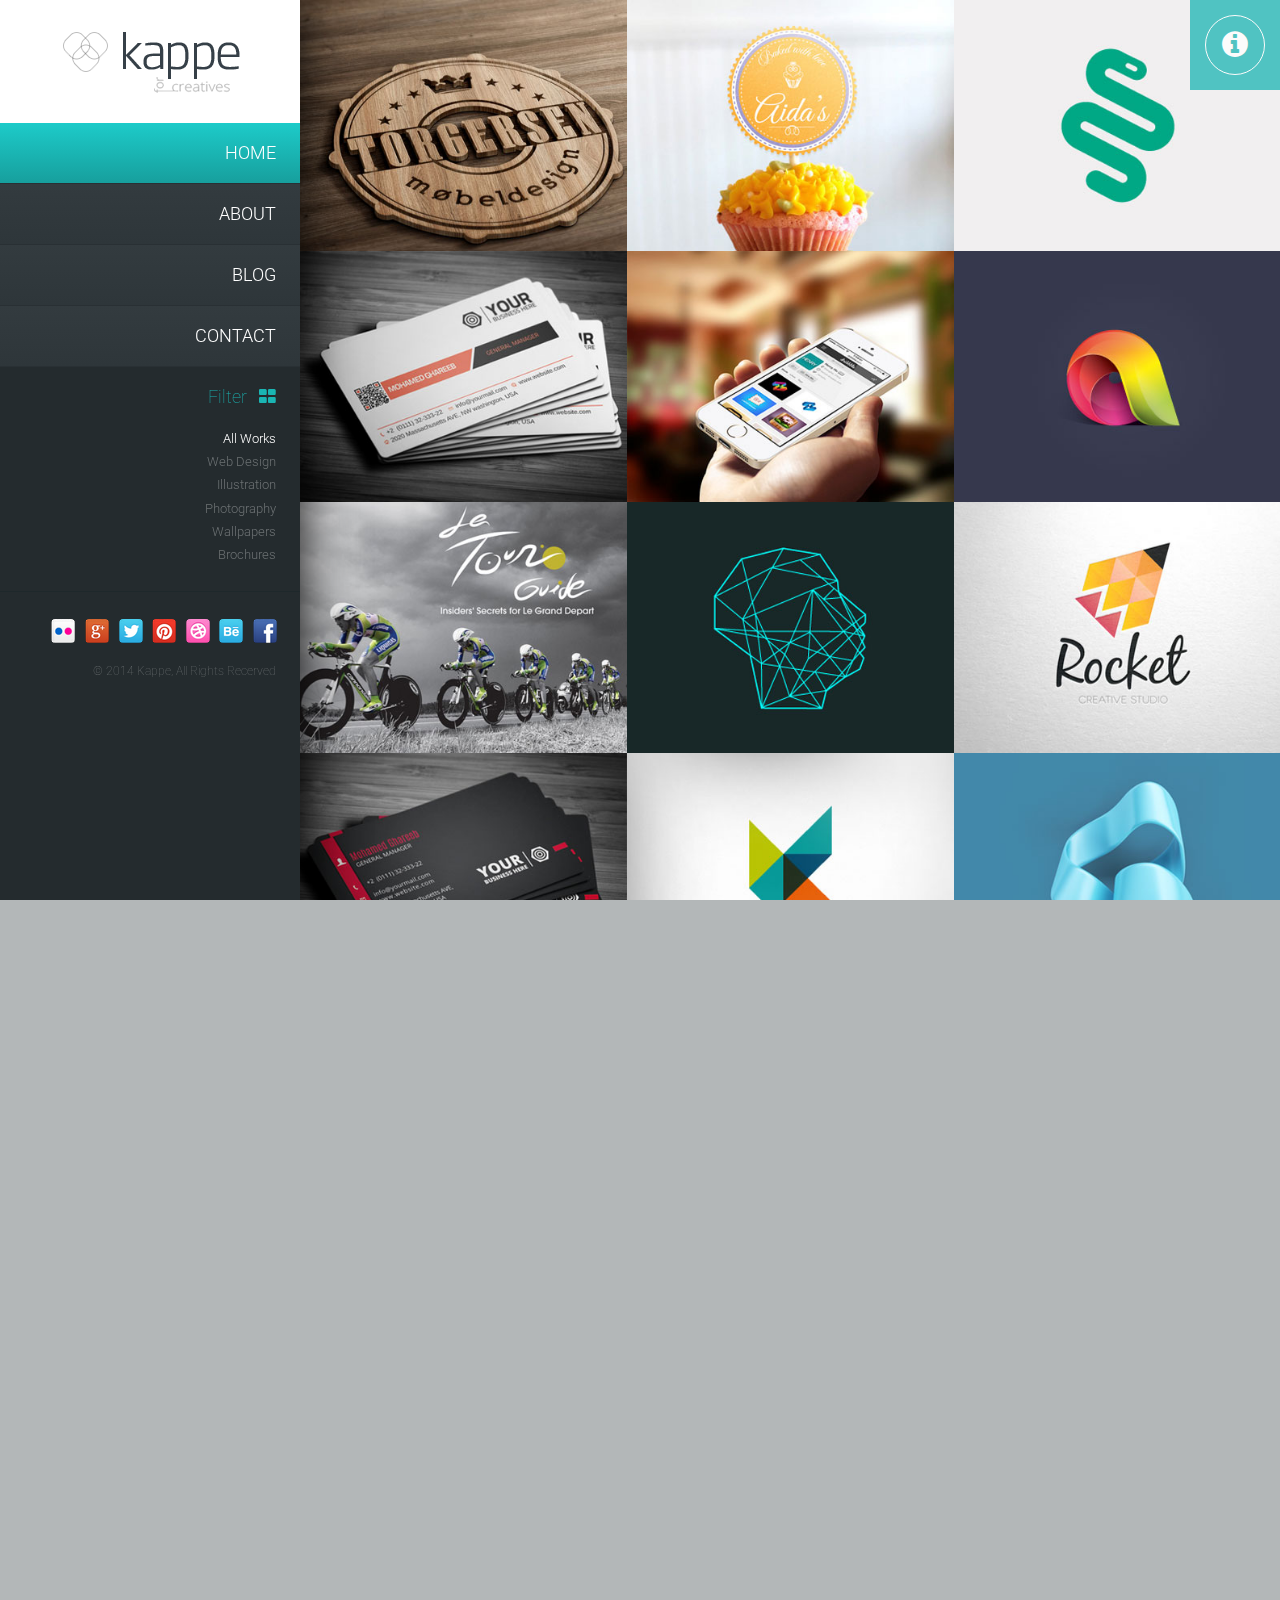
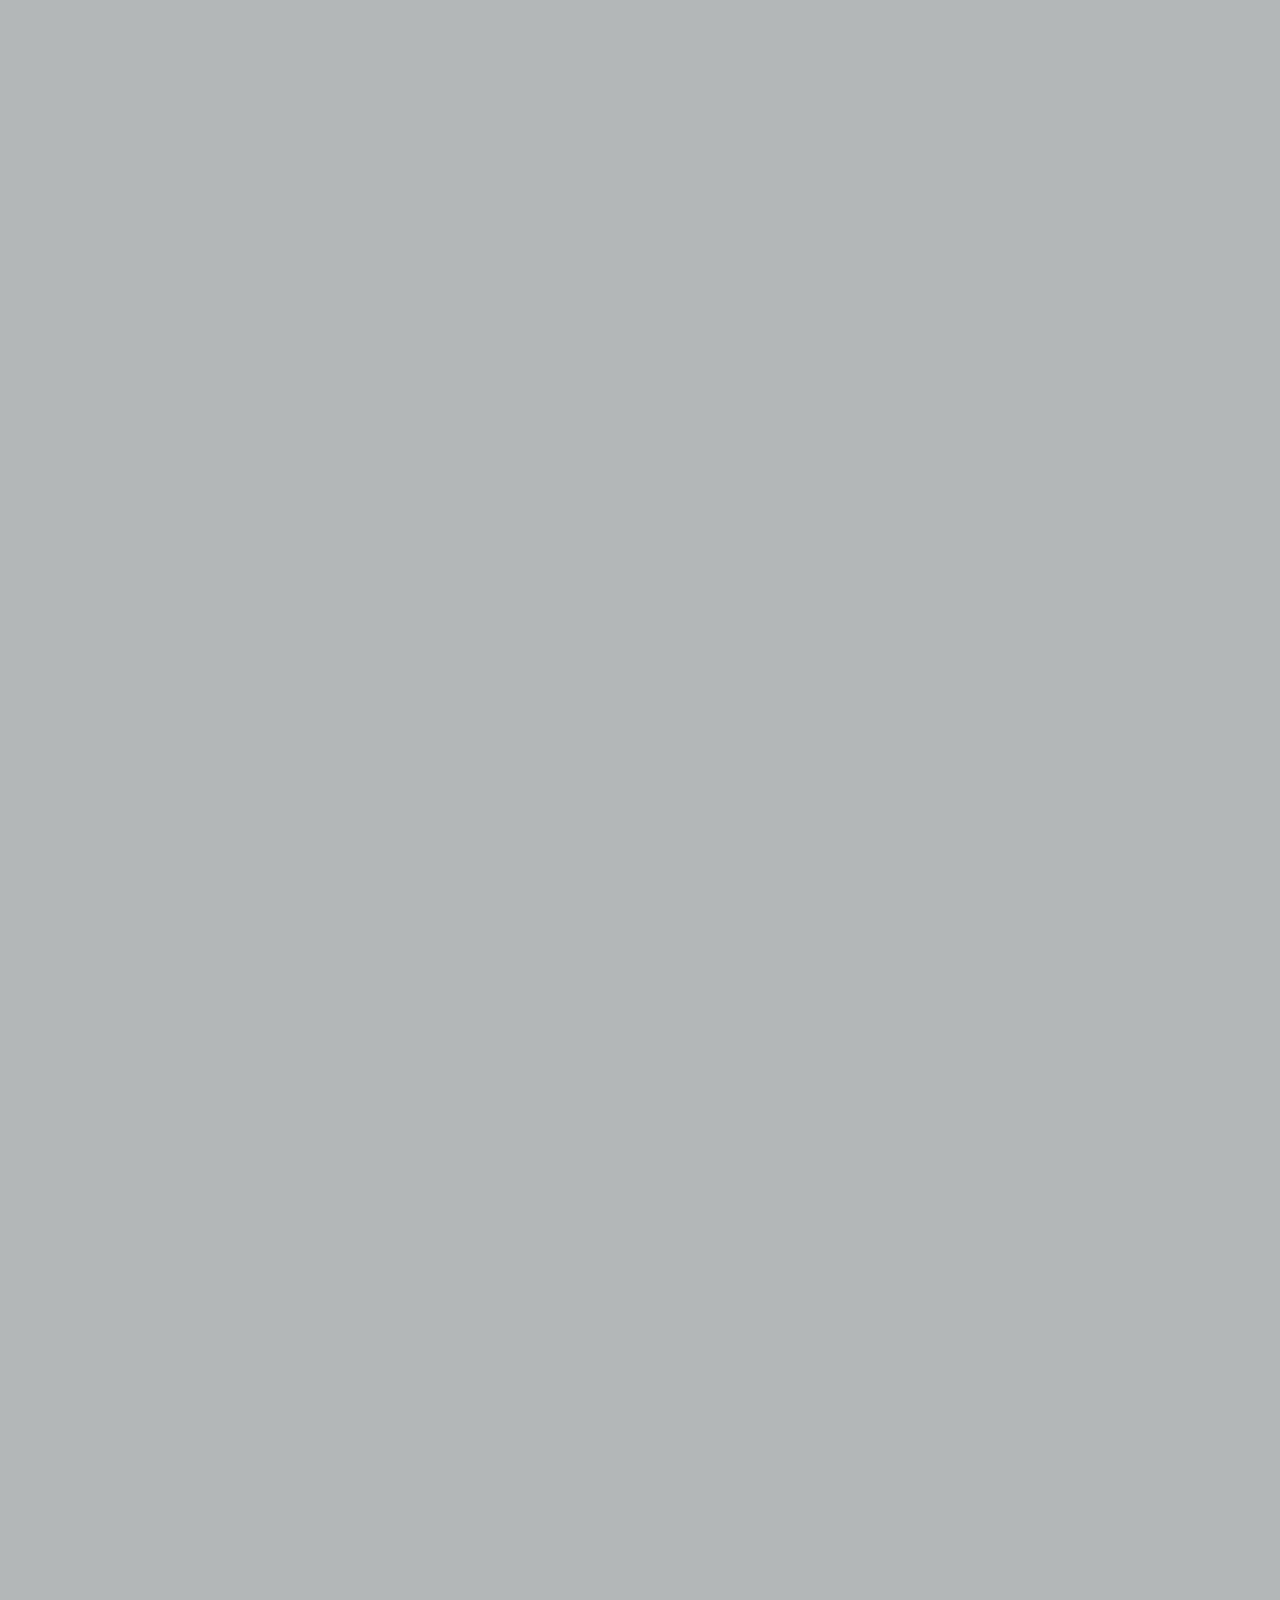
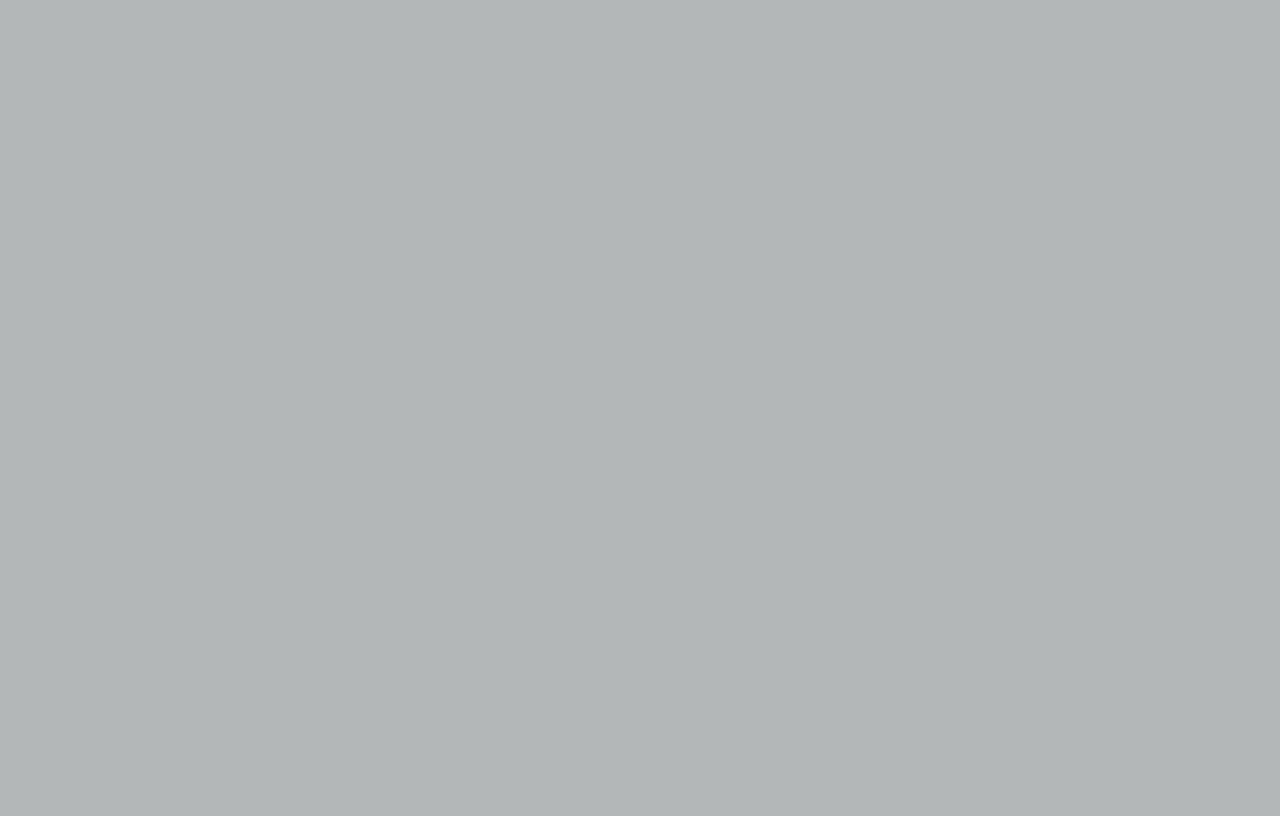
<file: index.html>
<!DOCTYPE html>
<!--[if IE 7]><html class="ie7 no-js"><![endif]-->
<!--[if IE 8]><html class="ie8 no-js"><![endif]-->
<!--[if (gte IE 9)|!(IE)]><!-->
<html class="no-js">
  <!--<![endif]-->
  <head>
    <meta charset="utf-8">
    <meta name="viewport" content="width=device-width, initial-scale=1.0, user-scalable=no">
    <title>home</title>
    <meta name="description" content="">
    <meta name="keywords" content="">
    <link rel="shortcut icon" href="favicons/favicon.ico">
    <link rel="apple-touch-icon" sizes="57x57" href="favicons/apple-touch-icon-57x57.png">
    <link rel="apple-touch-icon" sizes="114x114" href="favicons/apple-touch-icon-114x114.png">
    <link rel="apple-touch-icon" sizes="72x72" href="favicons/apple-touch-icon-72x72.png">
    <link rel="apple-touch-icon" sizes="144x144" href="favicons/apple-touch-icon-144x144.png">
    <link rel="apple-touch-icon" sizes="60x60" href="favicons/apple-touch-icon-60x60.png">
    <link rel="apple-touch-icon" sizes="120x120" href="favicons/apple-touch-icon-120x120.png">
    <link rel="apple-touch-icon" sizes="76x76" href="favicons/apple-touch-icon-76x76.png">
    <link rel="apple-touch-icon" sizes="152x152" href="favicons/apple-touch-icon-152x152.png">
    <link rel="icon" type="image/png" href="favicons/favicon-196x196.png" sizes="196x196">
    <link rel="icon" type="image/png" href="favicons/favicon-160x160.png" sizes="160x160">
    <link rel="icon" type="image/png" href="favicons/favicon-96x96.png" sizes="96x96">
    <link rel="icon" type="image/png" href="favicons/favicon-16x16.png" sizes="16x16">
    <link rel="icon" type="image/png" href="favicons/favicon-32x32.png" sizes="32x32">
    <meta name="msapplication-TileColor" content="#b91d47">
    <meta name="msapplication-TileImage" content="favicons/mstile-144x144.png">
    <meta name="msapplication-config" content="favicons/browserconfig.xml">
    <link rel="stylesheet" href="css/styles.css">
    <link rel="stylesheet" href="js/plugins/fancybox/jquery.fancybox.css">
    <!--[if lte IE 8]>
    <script>
      document.createElement("header");
      document.createElement("footer");
      document.createElement("section");
      document.createElement("article");
      document.createElement("nav");
      document.createElement("menu");
      document.createElement("aside");
    </script>
    <script src="js/lib/respond.min.js"></script>
    <![endif]-->
    <!--[if IE 7]>
    <link rel="stylesheet" href="css/fontello-ie7.css">
    <![endif]-->
    <!--MODERNIZER-->
    <script src="js/lib/modernizr.min.js"></script>
    <!--RETINA-->
    <script src="js/plugins/picturefill.min.js" async></script>
    <!--GOOGLE-FONTS-->
    <link rel="stylesheet" href="http://fonts.googleapis.com/css?family=Roboto:400,100,300,400italic,700italic,700">
  </head>
  <body>
    <!--PRELOADER-->
    <div id="preloader" class="preloader">
      <script>
        document.getElementById('preloader').style.display = 'block';

      </script>
    </div>
    <!--MAIN-->
    <div class="page-wrap">
      <!--SIDEBAR-->
      <div id="sb-slidebar" class="sb-slidebar sb-left sidebar-wrap">
        <div class="bg"></div>
        <div class="sidebar">
          <!--LOGO--><a href="index.html" class="logo">
            <div data-picture data-alt="logo">
              <div data-src="img/logo.png"></div>
              <div data-src="img/logo@2x.png" data-media="(min-device-pixel-ratio: 1.5)"></div>
              <noscript><img src="img/logo.png" alt="logo"></noscript>
            </div></a>
          <!--NAV-->
          <nav class="nav"><a href="index.html" class="active">Home</a><a href="about.html">About</a><a href="blog.html">Blog</a><a href="contact.html">Contact</a>
          </nav>
          <!--FILTER-->
          <div class="filter">
            <header>Filter<span class="icon-th-large"></span></header><a href="#!" data-filter-value="all" class="active">All Works</a><a href="#!" data-filter-value="web-desing">Web Design</a><a href="#!" data-filter-value="illustration">Illustration</a><a href="#!" data-filter-value="photography">Photography</a><a href="#!" data-filter-value="wallpapers">Wallpapers</a><a href="#!" data-filter-value="brochures">Brochures</a>
          </div>
          <!--SOCIAL-BUTTONS-->
          <div class="social-buttons"><a href="#!" class="s-icon i-flickr"></a><a href="#!" class="s-icon i-googleplus"></a><a href="#!" class="s-icon i-twitter"></a><a href="#!" class="s-icon i-pinterest"></a><a href="#!" class="s-icon i-dribbble"></a><a href="#!" class="s-icon i-behance"></a><a href="#!" class="s-icon i-facebook"></a></div>
          <!--COPYRIGHT-->
          <div class="copyright">© 2014 Kappe, All Rights Recerved</div>
        </div>
      </div>
      <!--MOBILE-MENU-BUTTON-->
      <div id="mmButton" class="mm-button">
        <div class="big-icon-button"><span class="icon-menu"></span></div>
      </div>
      <!--CONTENT-->
      <div id="sb-site" class="content">
        <section class="portfolio items-wrap">
          <article data-category="web-desing" class="item"><img src="img/uploads/portfolio/1.jpg" alt="item 1">
            <div class="hover-info">
              <div class="info-wrap big">
                <div class="title-top">Cool App Design</div>
                <div class="title-bottom">development, mobile</div><a href="single-work.html" class="big-icon-button"><span class="icon-right-big"></span></a>
              </div>
            </div>
          </article>
          <article data-category="illustration" class="item"><img src="img/uploads/portfolio/2.jpg" alt="item 2">
            <div class="hover-info">
              <div class="info-wrap big">
                <div class="title-top">Cool App Design</div>
                <div class="title-bottom">development, mobile</div><a href="single-work.html" class="big-icon-button"><span class="icon-right-big"></span></a>
              </div>
            </div>
          </article>
          <article data-category="photography" class="item"><img src="img/uploads/portfolio/3.jpg" alt="item 3">
            <div class="hover-info">
              <div class="info-wrap big">
                <div class="title-top">Cool App Design</div>
                <div class="title-bottom">development, mobile</div><a href="single-work.html" class="big-icon-button"><span class="icon-right-big"></span></a>
              </div>
            </div>
          </article>
          <article data-category="wallpapers" class="item"><img src="img/uploads/portfolio/4.jpg" alt="item 4">
            <div class="hover-info">
              <div class="info-wrap big">
                <div class="title-top">Cool App Design</div>
                <div class="title-bottom">development, mobile</div><a href="single-work.html" class="big-icon-button"><span class="icon-right-big"></span></a>
              </div>
            </div>
          </article>
          <article data-category="brochures" class="item"><img src="img/uploads/portfolio/5.jpg" alt="item 5">
            <div class="hover-info">
              <div class="info-wrap big">
                <div class="title-top">Cool App Design</div>
                <div class="title-bottom">development, mobile</div><a href="single-work.html" class="big-icon-button"><span class="icon-right-big"></span></a>
              </div>
            </div>
          </article>
          <article data-category="web-desing" class="item"><img src="img/uploads/portfolio/6.jpg" alt="item 6">
            <div class="hover-info">
              <div class="info-wrap big">
                <div class="title-top">Cool App Design</div>
                <div class="title-bottom">development, mobile</div><a href="single-work.html" class="big-icon-button"><span class="icon-right-big"></span></a>
              </div>
            </div>
          </article>
          <article data-category="illustration" class="item"><img src="img/uploads/portfolio/7.jpg" alt="item 7">
            <div class="hover-info">
              <div class="info-wrap big">
                <div class="title-top">Cool App Design</div>
                <div class="title-bottom">development, mobile</div><a href="single-work.html" class="big-icon-button"><span class="icon-right-big"></span></a>
              </div>
            </div>
          </article>
          <article data-category="photography" class="item"><img src="img/uploads/portfolio/8.jpg" alt="item 8">
            <div class="hover-info">
              <div class="info-wrap big">
                <div class="title-top">Cool App Design</div>
                <div class="title-bottom">development, mobile</div><a href="single-work.html" class="big-icon-button"><span class="icon-right-big"></span></a>
              </div>
            </div>
          </article>
          <article data-category="wallpapers" class="item"><img src="img/uploads/portfolio/9.jpg" alt="item 9">
            <div class="hover-info">
              <div class="info-wrap big">
                <div class="title-top">Cool App Design</div>
                <div class="title-bottom">development, mobile</div><a href="single-work.html" class="big-icon-button"><span class="icon-right-big"></span></a>
              </div>
            </div>
          </article>
          <article data-category="brochures" class="item"><img src="img/uploads/portfolio/10.jpg" alt="item 10">
            <div class="hover-info">
              <div class="info-wrap big">
                <div class="title-top">Cool App Design</div>
                <div class="title-bottom">development, mobile</div><a href="single-work.html" class="big-icon-button"><span class="icon-right-big"></span></a>
              </div>
            </div>
          </article>
          <article data-category="web-desing" class="item"><img src="img/uploads/portfolio/11.jpg" alt="item 11">
            <div class="hover-info">
              <div class="info-wrap big">
                <div class="title-top">Cool App Design</div>
                <div class="title-bottom">development, mobile</div><a href="single-work.html" class="big-icon-button"><span class="icon-right-big"></span></a>
              </div>
            </div>
          </article>
          <article data-category="photography" class="item"><img src="img/uploads/portfolio/12.jpg" alt="item 12">
            <div class="hover-info">
              <div class="info-wrap big">
                <div class="title-top">Cool App Design</div>
                <div class="title-bottom">development, mobile</div><a href="single-work.html" class="big-icon-button"><span class="icon-right-big"></span></a>
              </div>
            </div>
          </article>
          <article data-category="web-desing" class="item"><img src="img/uploads/portfolio/1.jpg" alt="item 1">
            <div class="hover-info">
              <div class="info-wrap big">
                <div class="title-top">Cool App Design</div>
                <div class="title-bottom">development, mobile</div><a href="single-work.html" class="big-icon-button"><span class="icon-right-big"></span></a>
              </div>
            </div>
          </article>
          <article data-category="illustration" class="item"><img src="img/uploads/portfolio/2.jpg" alt="item 2">
            <div class="hover-info">
              <div class="info-wrap big">
                <div class="title-top">Cool App Design</div>
                <div class="title-bottom">development, mobile</div><a href="single-work.html" class="big-icon-button"><span class="icon-right-big"></span></a>
              </div>
            </div>
          </article>
          <article data-category="photography" class="item"><img src="img/uploads/portfolio/3.jpg" alt="item 3">
            <div class="hover-info">
              <div class="info-wrap big">
                <div class="title-top">Cool App Design</div>
                <div class="title-bottom">development, mobile</div><a href="single-work.html" class="big-icon-button"><span class="icon-right-big"></span></a>
              </div>
            </div>
          </article>
          <article data-category="wallpapers" class="item"><img src="img/uploads/portfolio/4.jpg" alt="item 4">
            <div class="hover-info">
              <div class="info-wrap big">
                <div class="title-top">Cool App Design</div>
                <div class="title-bottom">development, mobile</div><a href="single-work.html" class="big-icon-button"><span class="icon-right-big"></span></a>
              </div>
            </div>
          </article>
          <article data-category="brochures" class="item"><img src="img/uploads/portfolio/5.jpg" alt="item 5">
            <div class="hover-info">
              <div class="info-wrap big">
                <div class="title-top">Cool App Design</div>
                <div class="title-bottom">development, mobile</div><a href="single-work.html" class="big-icon-button"><span class="icon-right-big"></span></a>
              </div>
            </div>
          </article>
          <article data-category="web-desing" class="item"><img src="img/uploads/portfolio/6.jpg" alt="item 6">
            <div class="hover-info">
              <div class="info-wrap big">
                <div class="title-top">Cool App Design</div>
                <div class="title-bottom">development, mobile</div><a href="single-work.html" class="big-icon-button"><span class="icon-right-big"></span></a>
              </div>
            </div>
          </article>
          <article data-category="illustration" class="item"><img src="img/uploads/portfolio/7.jpg" alt="item 7">
            <div class="hover-info">
              <div class="info-wrap big">
                <div class="title-top">Cool App Design</div>
                <div class="title-bottom">development, mobile</div><a href="single-work.html" class="big-icon-button"><span class="icon-right-big"></span></a>
              </div>
            </div>
          </article>
          <article data-category="photography" class="item"><img src="img/uploads/portfolio/8.jpg" alt="item 8">
            <div class="hover-info">
              <div class="info-wrap big">
                <div class="title-top">Cool App Design</div>
                <div class="title-bottom">development, mobile</div><a href="single-work.html" class="big-icon-button"><span class="icon-right-big"></span></a>
              </div>
            </div>
          </article>
          <article data-category="wallpapers" class="item"><img src="img/uploads/portfolio/9.jpg" alt="item 9">
            <div class="hover-info">
              <div class="info-wrap big">
                <div class="title-top">Cool App Design</div>
                <div class="title-bottom">development, mobile</div><a href="single-work.html" class="big-icon-button"><span class="icon-right-big"></span></a>
              </div>
            </div>
          </article>
          <article data-category="brochures" class="item"><img src="img/uploads/portfolio/10.jpg" alt="item 10">
            <div class="hover-info">
              <div class="info-wrap big">
                <div class="title-top">Cool App Design</div>
                <div class="title-bottom">development, mobile</div><a href="single-work.html" class="big-icon-button"><span class="icon-right-big"></span></a>
              </div>
            </div>
          </article>
          <article data-category="web-desing" class="item"><img src="img/uploads/portfolio/11.jpg" alt="item 11">
            <div class="hover-info">
              <div class="info-wrap big">
                <div class="title-top">Cool App Design</div>
                <div class="title-bottom">development, mobile</div><a href="single-work.html" class="big-icon-button"><span class="icon-right-big"></span></a>
              </div>
            </div>
          </article>
          <article data-category="photography" class="item"><img src="img/uploads/portfolio/12.jpg" alt="item 12">
            <div class="hover-info">
              <div class="info-wrap big">
                <div class="title-top">Cool App Design</div>
                <div class="title-bottom">development, mobile</div><a href="single-work.html" class="big-icon-button"><span class="icon-right-big"></span></a>
              </div>
            </div>
          </article>
          <article data-category="web-desing" class="item"><img src="img/uploads/portfolio/1.jpg" alt="item 1">
            <div class="hover-info">
              <div class="info-wrap big">
                <div class="title-top">Cool App Design</div>
                <div class="title-bottom">development, mobile</div><a href="single-work.html" class="big-icon-button"><span class="icon-right-big"></span></a>
              </div>
            </div>
          </article>
          <article data-category="illustration" class="item"><img src="img/uploads/portfolio/2.jpg" alt="item 2">
            <div class="hover-info">
              <div class="info-wrap big">
                <div class="title-top">Cool App Design</div>
                <div class="title-bottom">development, mobile</div><a href="single-work.html" class="big-icon-button"><span class="icon-right-big"></span></a>
              </div>
            </div>
          </article>
          <article data-category="photography" class="item"><img src="img/uploads/portfolio/3.jpg" alt="item 3">
            <div class="hover-info">
              <div class="info-wrap big">
                <div class="title-top">Cool App Design</div>
                <div class="title-bottom">development, mobile</div><a href="single-work.html" class="big-icon-button"><span class="icon-right-big"></span></a>
              </div>
            </div>
          </article>
          <article data-category="wallpapers" class="item"><img src="img/uploads/portfolio/4.jpg" alt="item 4">
            <div class="hover-info">
              <div class="info-wrap big">
                <div class="title-top">Cool App Design</div>
                <div class="title-bottom">development, mobile</div><a href="single-work.html" class="big-icon-button"><span class="icon-right-big"></span></a>
              </div>
            </div>
          </article>
          <article data-category="brochures" class="item"><img src="img/uploads/portfolio/5.jpg" alt="item 5">
            <div class="hover-info">
              <div class="info-wrap big">
                <div class="title-top">Cool App Design</div>
                <div class="title-bottom">development, mobile</div><a href="single-work.html" class="big-icon-button"><span class="icon-right-big"></span></a>
              </div>
            </div>
          </article>
          <article data-category="web-desing" class="item"><img src="img/uploads/portfolio/6.jpg" alt="item 6">
            <div class="hover-info">
              <div class="info-wrap big">
                <div class="title-top">Cool App Design</div>
                <div class="title-bottom">development, mobile</div><a href="single-work.html" class="big-icon-button"><span class="icon-right-big"></span></a>
              </div>
            </div>
          </article>
          <article data-category="illustration" class="item"><img src="img/uploads/portfolio/7.jpg" alt="item 7">
            <div class="hover-info">
              <div class="info-wrap big">
                <div class="title-top">Cool App Design</div>
                <div class="title-bottom">development, mobile</div><a href="single-work.html" class="big-icon-button"><span class="icon-right-big"></span></a>
              </div>
            </div>
          </article>
          <article data-category="photography" class="item"><img src="img/uploads/portfolio/8.jpg" alt="item 8">
            <div class="hover-info">
              <div class="info-wrap big">
                <div class="title-top">Cool App Design</div>
                <div class="title-bottom">development, mobile</div><a href="single-work.html" class="big-icon-button"><span class="icon-right-big"></span></a>
              </div>
            </div>
          </article>
          <article data-category="wallpapers" class="item"><img src="img/uploads/portfolio/9.jpg" alt="item 9">
            <div class="hover-info">
              <div class="info-wrap big">
                <div class="title-top">Cool App Design</div>
                <div class="title-bottom">development, mobile</div><a href="single-work.html" class="big-icon-button"><span class="icon-right-big"></span></a>
              </div>
            </div>
          </article>
          <article data-category="brochures" class="item"><img src="img/uploads/portfolio/10.jpg" alt="item 10">
            <div class="hover-info">
              <div class="info-wrap big">
                <div class="title-top">Cool App Design</div>
                <div class="title-bottom">development, mobile</div><a href="single-work.html" class="big-icon-button"><span class="icon-right-big"></span></a>
              </div>
            </div>
          </article>
          <article data-category="web-desing" class="item"><img src="img/uploads/portfolio/11.jpg" alt="item 11">
            <div class="hover-info">
              <div class="info-wrap big">
                <div class="title-top">Cool App Design</div>
                <div class="title-bottom">development, mobile</div><a href="single-work.html" class="big-icon-button"><span class="icon-right-big"></span></a>
              </div>
            </div>
          </article>
          <article data-category="photography" class="item"><img src="img/uploads/portfolio/12.jpg" alt="item 12">
            <div class="hover-info">
              <div class="info-wrap big">
                <div class="title-top">Cool App Design</div>
                <div class="title-bottom">development, mobile</div><a href="single-work.html" class="big-icon-button"><span class="icon-right-big"></span></a>
              </div>
            </div>
          </article>
          <article data-category="web-desing" class="item"><img src="img/uploads/portfolio/1.jpg" alt="item 1">
            <div class="hover-info">
              <div class="info-wrap big">
                <div class="title-top">Cool App Design</div>
                <div class="title-bottom">development, mobile</div><a href="single-work.html" class="big-icon-button"><span class="icon-right-big"></span></a>
              </div>
            </div>
          </article>
          <article data-category="illustration" class="item"><img src="img/uploads/portfolio/2.jpg" alt="item 2">
            <div class="hover-info">
              <div class="info-wrap big">
                <div class="title-top">Cool App Design</div>
                <div class="title-bottom">development, mobile</div><a href="single-work.html" class="big-icon-button"><span class="icon-right-big"></span></a>
              </div>
            </div>
          </article>
          <article data-category="photography" class="item"><img src="img/uploads/portfolio/3.jpg" alt="item 3">
            <div class="hover-info">
              <div class="info-wrap big">
                <div class="title-top">Cool App Design</div>
                <div class="title-bottom">development, mobile</div><a href="single-work.html" class="big-icon-button"><span class="icon-right-big"></span></a>
              </div>
            </div>
          </article>
          <article data-category="wallpapers" class="item"><img src="img/uploads/portfolio/4.jpg" alt="item 4">
            <div class="hover-info">
              <div class="info-wrap big">
                <div class="title-top">Cool App Design</div>
                <div class="title-bottom">development, mobile</div><a href="single-work.html" class="big-icon-button"><span class="icon-right-big"></span></a>
              </div>
            </div>
          </article>
          <article data-category="brochures" class="item"><img src="img/uploads/portfolio/5.jpg" alt="item 5">
            <div class="hover-info">
              <div class="info-wrap big">
                <div class="title-top">Cool App Design</div>
                <div class="title-bottom">development, mobile</div><a href="single-work.html" class="big-icon-button"><span class="icon-right-big"></span></a>
              </div>
            </div>
          </article>
          <article data-category="web-desing" class="item"><img src="img/uploads/portfolio/6.jpg" alt="item 6">
            <div class="hover-info">
              <div class="info-wrap big">
                <div class="title-top">Cool App Design</div>
                <div class="title-bottom">development, mobile</div><a href="single-work.html" class="big-icon-button"><span class="icon-right-big"></span></a>
              </div>
            </div>
          </article>
          <article data-category="illustration" class="item"><img src="img/uploads/portfolio/7.jpg" alt="item 7">
            <div class="hover-info">
              <div class="info-wrap big">
                <div class="title-top">Cool App Design</div>
                <div class="title-bottom">development, mobile</div><a href="single-work.html" class="big-icon-button"><span class="icon-right-big"></span></a>
              </div>
            </div>
          </article>
          <article data-category="photography" class="item"><img src="img/uploads/portfolio/8.jpg" alt="item 8">
            <div class="hover-info">
              <div class="info-wrap big">
                <div class="title-top">Cool App Design</div>
                <div class="title-bottom">development, mobile</div><a href="single-work.html" class="big-icon-button"><span class="icon-right-big"></span></a>
              </div>
            </div>
          </article>
          <article data-category="wallpapers" class="item"><img src="img/uploads/portfolio/9.jpg" alt="item 9">
            <div class="hover-info">
              <div class="info-wrap big">
                <div class="title-top">Cool App Design</div>
                <div class="title-bottom">development, mobile</div><a href="single-work.html" class="big-icon-button"><span class="icon-right-big"></span></a>
              </div>
            </div>
          </article>
          <article data-category="brochures" class="item"><img src="img/uploads/portfolio/10.jpg" alt="item 10">
            <div class="hover-info">
              <div class="info-wrap big">
                <div class="title-top">Cool App Design</div>
                <div class="title-bottom">development, mobile</div><a href="single-work.html" class="big-icon-button"><span class="icon-right-big"></span></a>
              </div>
            </div>
          </article>
          <article data-category="web-desing" class="item"><img src="img/uploads/portfolio/11.jpg" alt="item 11">
            <div class="hover-info">
              <div class="info-wrap big">
                <div class="title-top">Cool App Design</div>
                <div class="title-bottom">development, mobile</div><a href="single-work.html" class="big-icon-button"><span class="icon-right-big"></span></a>
              </div>
            </div>
          </article>
          <article data-category="photography" class="item"><img src="img/uploads/portfolio/12.jpg" alt="item 12">
            <div class="hover-info">
              <div class="info-wrap big">
                <div class="title-top">Cool App Design</div>
                <div class="title-bottom">development, mobile</div><a href="single-work.html" class="big-icon-button"><span class="icon-right-big"></span></a>
              </div>
            </div>
          </article>
        </section>
      </div>
    </div>
    <!--INFO-BUTTON-->
    <div class="info-button">
      <div id="infoButton" class="big-icon-button"><span class="icon-info-circled"></span></div>
      <div class="info">
        <div class="item icon-phone">9930 1234 5679</div>
        <div class="item icon-mail-alt">contact@domain.com</div>
        <div class="item icon-home">street address example</div>
      </div>
    </div>
    <!--SCRIPTS-->
    <script src="js/lib/jquery.min.js"></script>
    <script src="js/lib/jquery.mobile.touch.min.js"></script>
    <script src="js/plugins/jquery.shuffle.min.js"></script>
    <script src="js/plugins/jquery.hoverdir.min.js"></script>
    <script src="js/plugins/slidebars.min.js"></script>
    <script src="js/plugins/jquery.bxslider.min.js"></script>
    <script src="js/plugins/fancybox/jquery.fancybox.min.js"></script>
    <script src="js/plugins/jqbar.min.js"></script>
    <script src="js/scripts.min.js"></script>
  </body>
</html>
</file>
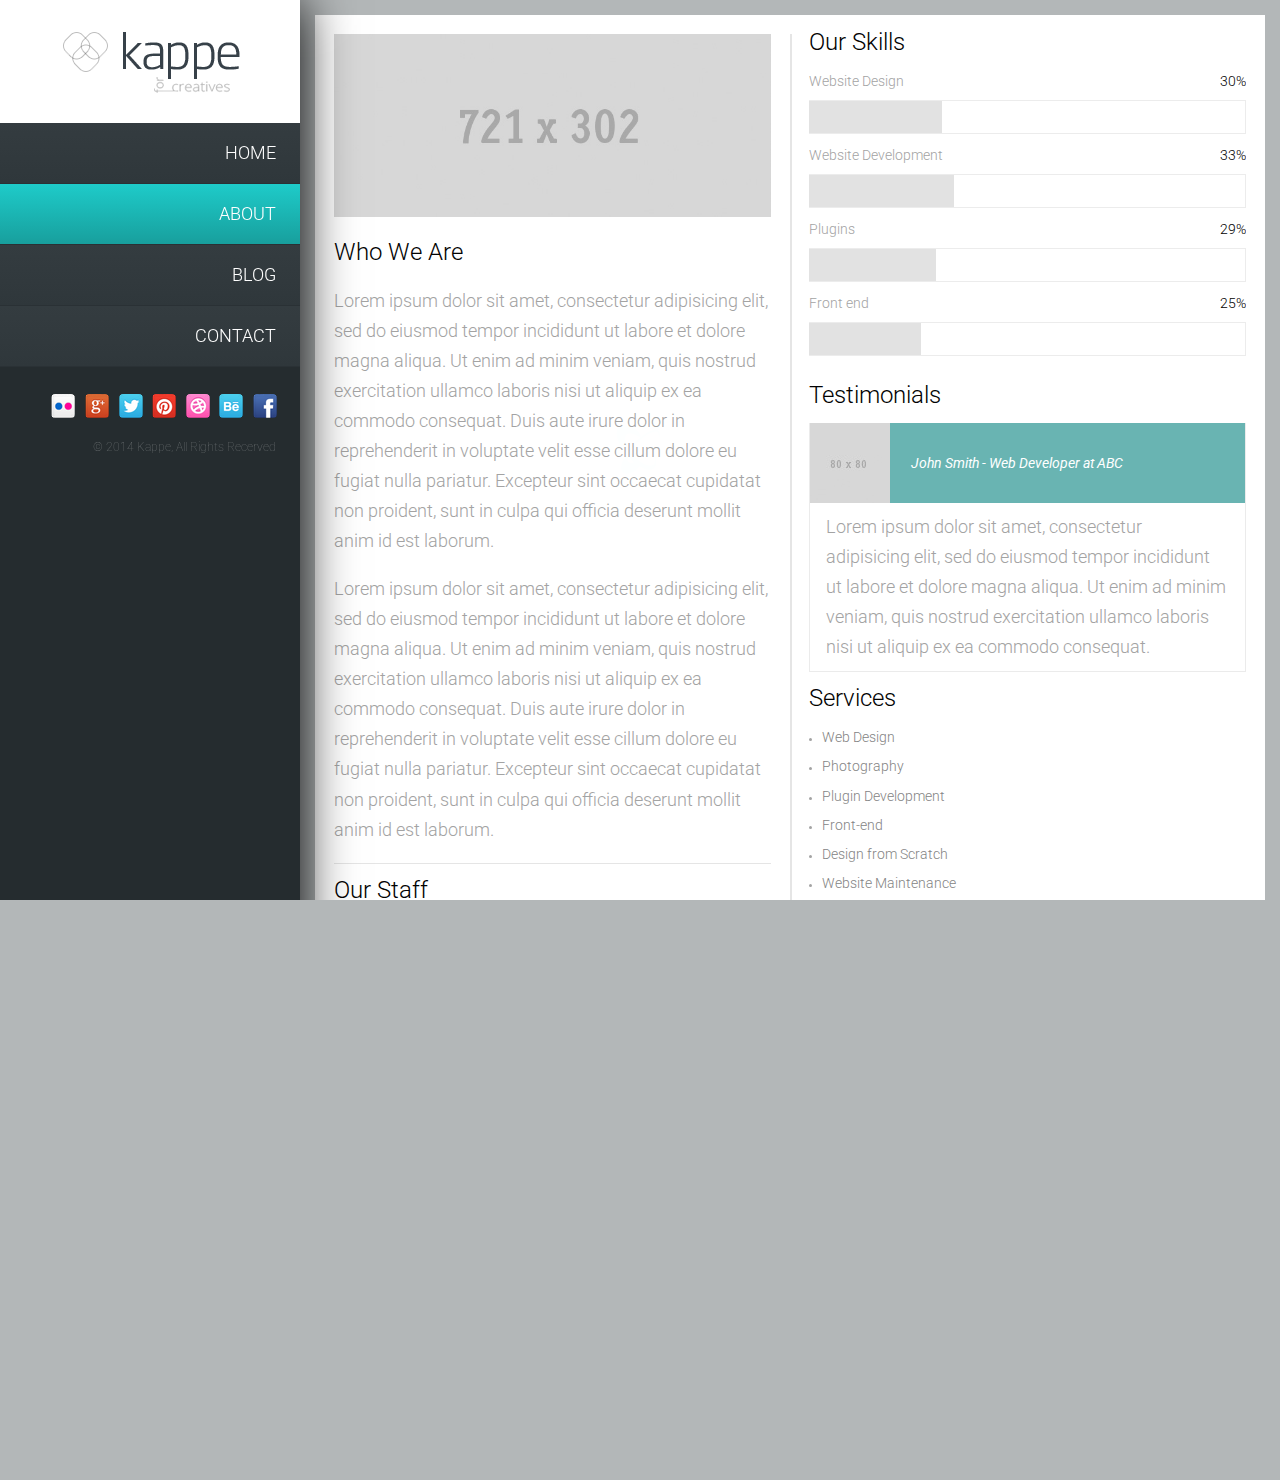
<file: about.html>
<!DOCTYPE html>
<!--[if IE 7]><html class="ie7 no-js"><![endif]-->
<!--[if IE 8]><html class="ie8 no-js"><![endif]-->
<!--[if (gte IE 9)|!(IE)]><!-->
<html class="no-js">
  <!--<![endif]-->
  <head>
    <meta charset="utf-8">
    <meta name="viewport" content="width=device-width, initial-scale=1.0, user-scalable=no">
    <title>about</title>
    <meta name="description" content="">
    <meta name="keywords" content="">
    <link rel="shortcut icon" href="favicons/favicon.ico">
    <link rel="apple-touch-icon" sizes="57x57" href="favicons/apple-touch-icon-57x57.png">
    <link rel="apple-touch-icon" sizes="114x114" href="favicons/apple-touch-icon-114x114.png">
    <link rel="apple-touch-icon" sizes="72x72" href="favicons/apple-touch-icon-72x72.png">
    <link rel="apple-touch-icon" sizes="144x144" href="favicons/apple-touch-icon-144x144.png">
    <link rel="apple-touch-icon" sizes="60x60" href="favicons/apple-touch-icon-60x60.png">
    <link rel="apple-touch-icon" sizes="120x120" href="favicons/apple-touch-icon-120x120.png">
    <link rel="apple-touch-icon" sizes="76x76" href="favicons/apple-touch-icon-76x76.png">
    <link rel="apple-touch-icon" sizes="152x152" href="favicons/apple-touch-icon-152x152.png">
    <link rel="icon" type="image/png" href="favicons/favicon-196x196.png" sizes="196x196">
    <link rel="icon" type="image/png" href="favicons/favicon-160x160.png" sizes="160x160">
    <link rel="icon" type="image/png" href="favicons/favicon-96x96.png" sizes="96x96">
    <link rel="icon" type="image/png" href="favicons/favicon-16x16.png" sizes="16x16">
    <link rel="icon" type="image/png" href="favicons/favicon-32x32.png" sizes="32x32">
    <meta name="msapplication-TileColor" content="#b91d47">
    <meta name="msapplication-TileImage" content="favicons/mstile-144x144.png">
    <meta name="msapplication-config" content="favicons/browserconfig.xml">
    <link rel="stylesheet" href="css/styles.css">
    <link rel="stylesheet" href="js/plugins/fancybox/jquery.fancybox.css">
    <!--[if lte IE 8]>
    <script>
      document.createElement("header");
      document.createElement("footer");
      document.createElement("section");
      document.createElement("article");
      document.createElement("nav");
      document.createElement("menu");
      document.createElement("aside");
    </script>
    <script src="js/lib/respond.min.js"></script>
    <![endif]-->
    <!--[if IE 7]>
    <link rel="stylesheet" href="css/fontello-ie7.css">
    <![endif]-->
    <!--MODERNIZER-->
    <script src="js/lib/modernizr.min.js"></script>
    <!--RETINA-->
    <script src="js/plugins/picturefill.min.js" async></script>
    <!--GOOGLE-FONTS-->
    <link rel="stylesheet" href="http://fonts.googleapis.com/css?family=Roboto:400,100,300,400italic,700italic,700">
  </head>
  <body>
    <!--PRELOADER-->
    <div id="preloader" class="preloader">
      <script>
        document.getElementById('preloader').style.display = 'block';

      </script>
    </div>
    <!--MAIN-->
    <div class="page-wrap">
      <!--SIDEBAR-->
      <div id="sb-slidebar" class="sb-slidebar sb-left sidebar-wrap">
        <div class="bg"></div>
        <div class="sidebar">
          <!--LOGO--><a href="index.html" class="logo">
            <div data-picture data-alt="logo">
              <div data-src="img/logo.png"></div>
              <div data-src="img/logo@2x.png" data-media="(min-device-pixel-ratio: 1.5)"></div>
              <noscript><img src="img/logo.png" alt="logo"></noscript>
            </div></a>
          <!--NAV-->
          <nav class="nav"><a href="index.html">Home</a><a href="about.html" class="active">About</a><a href="blog.html">Blog</a><a href="contact.html">Contact</a>
          </nav>
          <!--SOCIAL-BUTTONS-->
          <div class="social-buttons"><a href="#!" class="s-icon i-flickr"></a><a href="#!" class="s-icon i-googleplus"></a><a href="#!" class="s-icon i-twitter"></a><a href="#!" class="s-icon i-pinterest"></a><a href="#!" class="s-icon i-dribbble"></a><a href="#!" class="s-icon i-behance"></a><a href="#!" class="s-icon i-facebook"></a></div>
          <!--COPYRIGHT-->
          <div class="copyright">© 2014 Kappe, All Rights Recerved</div>
        </div>
      </div>
      <!--MOBILE-MENU-BUTTON-->
      <div id="mmButton" class="mm-button">
        <div class="big-icon-button"><span class="icon-menu"></span></div>
      </div>
      <!--CONTENT-->
      <div id="sb-site" class="content">
        <section class="about post-layout">
          <div class="post-layout-wrap">
            <div class="col-l">
              <!--POST-->
              <article class="post"><img src="img/uploads/company.jpg" alt="company">
                <header class="title-h1">Who We Are</header>
                <div class="text">
                  <p>Lorem ipsum dolor sit amet, consectetur adipisicing elit, sed do eiusmod tempor incididunt ut labore et dolore magna aliqua. Ut enim ad minim veniam, quis nostrud exercitation ullamco laboris nisi ut aliquip ex ea commodo consequat. Duis aute irure dolor in reprehenderit in voluptate velit esse cillum dolore eu fugiat nulla pariatur. Excepteur sint occaecat cupidatat non proident, sunt in culpa qui officia deserunt mollit anim id est laborum.</p>
                  <p>Lorem ipsum dolor sit amet, consectetur adipisicing elit, sed do eiusmod tempor incididunt ut labore et dolore magna aliqua. Ut enim ad minim veniam, quis nostrud exercitation ullamco laboris nisi ut aliquip ex ea commodo consequat. Duis aute irure dolor in reprehenderit in voluptate velit esse cillum dolore eu fugiat nulla pariatur. Excepteur sint occaecat cupidatat non proident, sunt in culpa qui officia deserunt mollit anim id est laborum.</p>
                </div>
              </article>
              <!--TEAM-->
              <section class="team">
                <header class="title-h1">Our Staff</header>
                <div class="items-wrap">
                  <atricle class="item"><img src="img/uploads/team/1.jpg" alt="team">
                    <div class="hover-info">
                      <div class="info-wrap small">
                        <div class="title-top">John Smith</div>
                        <div class="title-bottom">Web Developer</div>
                      </div>
                    </div>
                  </atricle>
                  <atricle class="item"><img src="img/uploads/team/1.jpg" alt="team">
                    <div class="hover-info">
                      <div class="info-wrap small">
                        <div class="title-top">John Smith</div>
                        <div class="title-bottom">Web Developer</div>
                      </div>
                    </div>
                  </atricle>
                  <atricle class="item"><img src="img/uploads/team/1.jpg" alt="team">
                    <div class="hover-info">
                      <div class="info-wrap small">
                        <div class="title-top">John Smith</div>
                        <div class="title-bottom">Web Developer</div>
                      </div>
                    </div>
                  </atricle>
                  <atricle class="item"><img src="img/uploads/team/1.jpg" alt="team">
                    <div class="hover-info">
                      <div class="info-wrap small">
                        <div class="title-top">John Smith</div>
                        <div class="title-bottom">Web Developer</div>
                      </div>
                    </div>
                  </atricle>
                  <atricle class="item"><img src="img/uploads/team/1.jpg" alt="team">
                    <div class="hover-info">
                      <div class="info-wrap small">
                        <div class="title-top">John Smith</div>
                        <div class="title-bottom">Web Developer</div>
                      </div>
                    </div>
                  </atricle>
                  <atricle class="item"><img src="img/uploads/team/1.jpg" alt="team">
                    <div class="hover-info">
                      <div class="info-wrap small">
                        <div class="title-top">John Smith</div>
                        <div class="title-bottom">Web Developer</div>
                      </div>
                    </div>
                  </atricle>
                </div>
              </section>
            </div>
            <div class="col-r">
              <!--SKILLS-->
              <section class="skills">
                <header class="title-h1">Our Skills</header>
                <div class="items">
                  <div class="item">
                    <div data-label="Website Design" data-value='89' class="jqbar"></div>
                  </div>
                  <div class="item">
                    <div data-label="Website Development" data-value='97' class="jqbar"></div>
                  </div>
                  <div class="item">
                    <div data-label="Plugins" data-value='85' class="jqbar"></div>
                  </div>
                  <div class="item">
                    <div data-label="Front end" data-value='75' class="jqbar"></div>
                  </div>
                </div>
              </section>
              <!--TESTIMONIAL-->
              <section class="testimonials">
                <header class="title-h1">Testimonials</header>
                <div class="slider">
                  <article class="item">
                    <div class="caption"><img src="img/uploads/users/1.jpg" alt="avatar">
                      <div class="client">John Smith - Web Developer at ABC
                      </div>
                    </div>
                    <div class="text">Lorem ipsum dolor sit amet, consectetur adipisicing elit, sed do eiusmod tempor incididunt ut labore et dolore magna aliqua. Ut enim ad minim veniam, quis nostrud exercitation ullamco laboris nisi ut aliquip ex ea commodo consequat.
                    </div>
                  </article>
                  <article class="item">
                    <div class="caption"><img src="img/uploads/users/1.jpg" alt="avatar">
                      <div class="client">Lori Poule - Designer at DEF
                      </div>
                    </div>
                    <div class="text">Lorem ipsum dolor sit amet, consectetur adipisicing elit, sed do eiusmod tempor incididunt ut labore et dolore magna aliqua.
                    </div>
                  </article>
                </div>
              </section>
              <!--SERVICES-->
              <section class="services">
                <header class="title-h1">Services</header>
                <ul class="circle-list links">
                  <li><a href="#!">Web Design</a></li>
                  <li><a href="#!">Photography</a></li>
                  <li><a href="#!">Plugin Development</a></li>
                  <li><a href="#!">Front-end</a></li>
                  <li><a href="#!">Design from Scratch</a></li>
                  <li><a href="#!">Website Maintenance</a></li>
                </ul>
              </section>
            </div>
          </div>
        </section>
      </div>
    </div>
    <!--SCRIPTS-->
    <script src="js/lib/jquery.min.js"></script>
    <script src="js/lib/jquery.mobile.touch.min.js"></script>
    <script src="js/plugins/jquery.shuffle.min.js"></script>
    <script src="js/plugins/jquery.hoverdir.min.js"></script>
    <script src="js/plugins/slidebars.min.js"></script>
    <script src="js/plugins/jquery.bxslider.min.js"></script>
    <script src="js/plugins/fancybox/jquery.fancybox.min.js"></script>
    <script src="js/plugins/jqbar.min.js"></script>
    <script src="js/scripts.min.js"></script>
  </body>
</html>
</file>
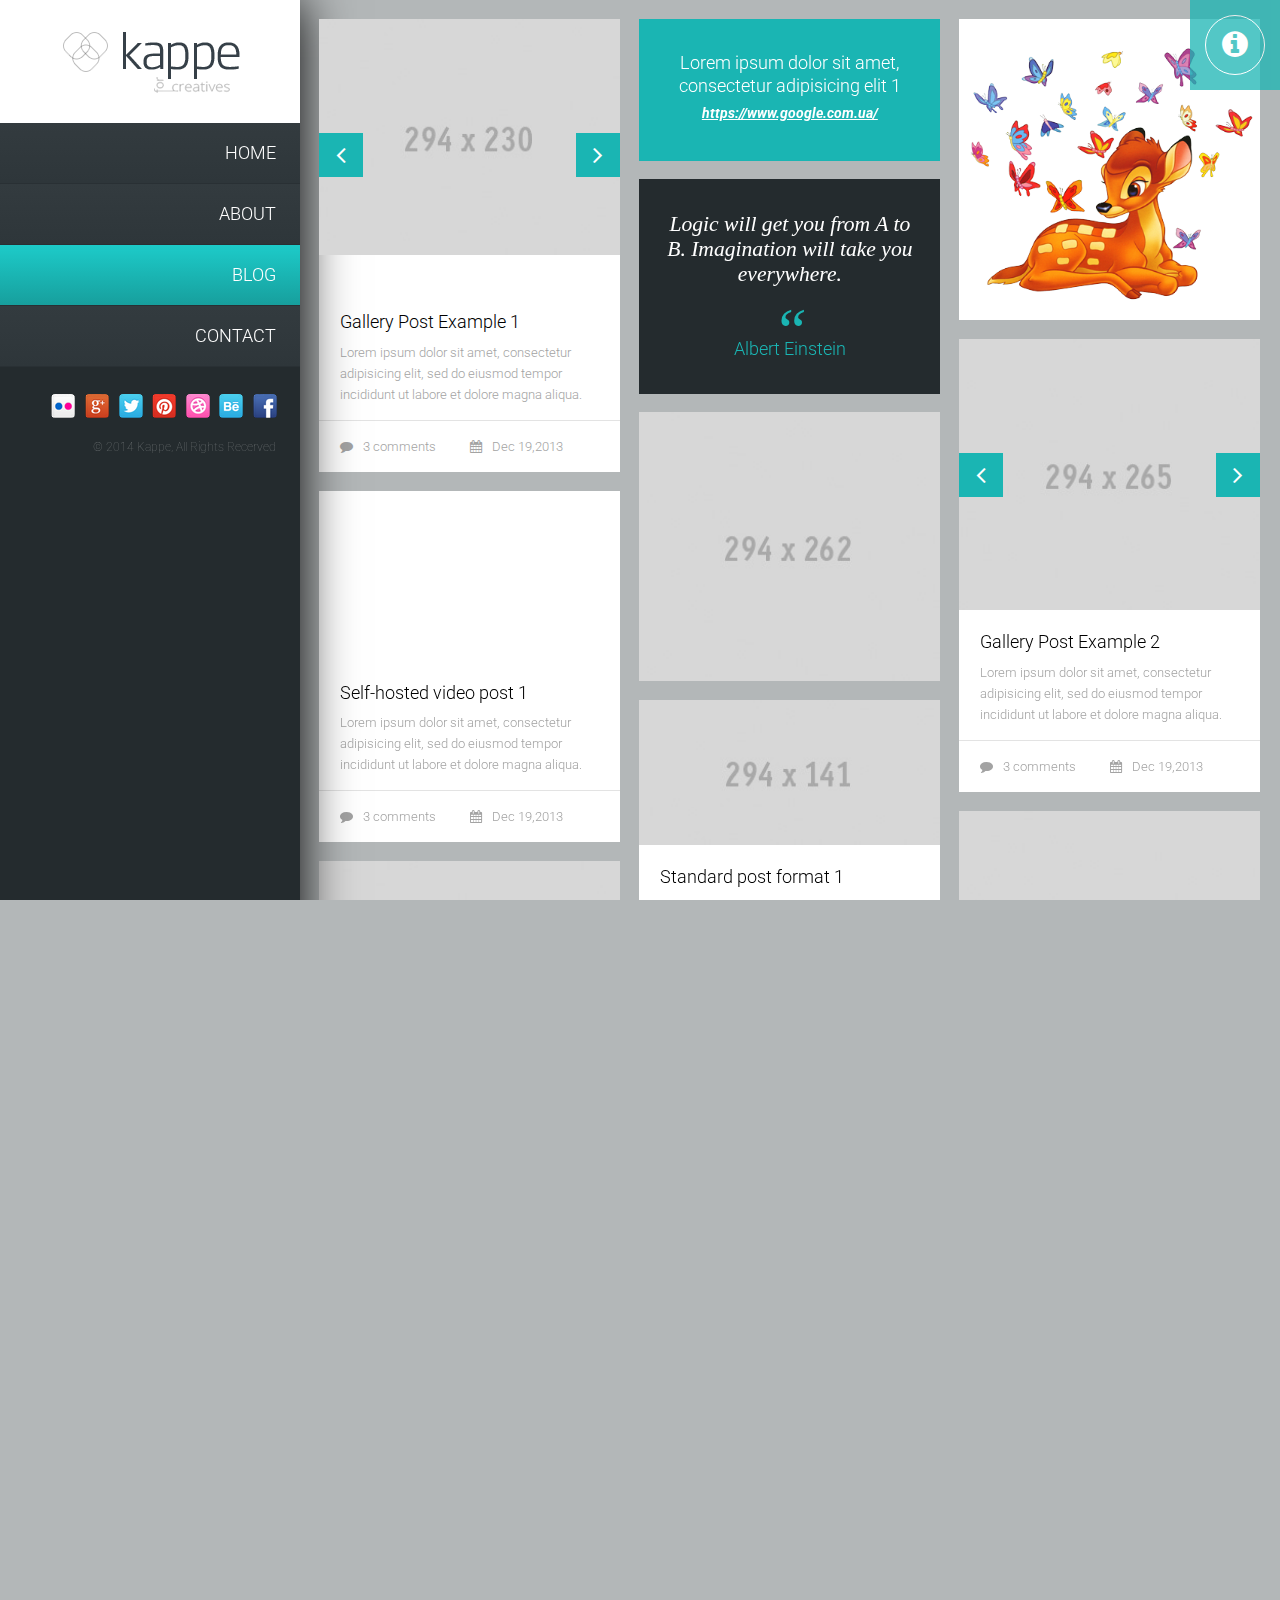
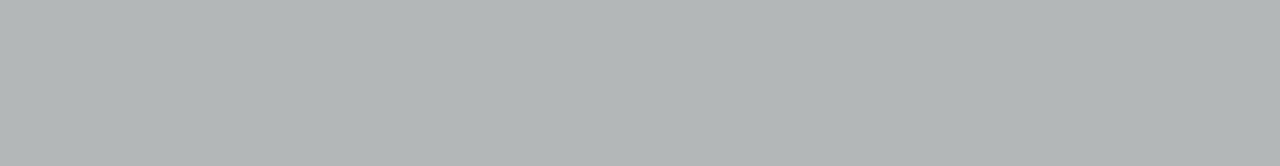
<file: blog.html>
<!DOCTYPE html>
<!--[if IE 7]><html class="ie7 no-js"><![endif]-->
<!--[if IE 8]><html class="ie8 no-js"><![endif]-->
<!--[if (gte IE 9)|!(IE)]><!-->
<html class="no-js">
  <!--<![endif]-->
  <head>
    <meta charset="utf-8">
    <meta name="viewport" content="width=device-width, initial-scale=1.0, user-scalable=no">
    <title>blog</title>
    <meta name="description" content="">
    <meta name="keywords" content="">
    <link rel="shortcut icon" href="favicons/favicon.ico">
    <link rel="apple-touch-icon" sizes="57x57" href="favicons/apple-touch-icon-57x57.png">
    <link rel="apple-touch-icon" sizes="114x114" href="favicons/apple-touch-icon-114x114.png">
    <link rel="apple-touch-icon" sizes="72x72" href="favicons/apple-touch-icon-72x72.png">
    <link rel="apple-touch-icon" sizes="144x144" href="favicons/apple-touch-icon-144x144.png">
    <link rel="apple-touch-icon" sizes="60x60" href="favicons/apple-touch-icon-60x60.png">
    <link rel="apple-touch-icon" sizes="120x120" href="favicons/apple-touch-icon-120x120.png">
    <link rel="apple-touch-icon" sizes="76x76" href="favicons/apple-touch-icon-76x76.png">
    <link rel="apple-touch-icon" sizes="152x152" href="favicons/apple-touch-icon-152x152.png">
    <link rel="icon" type="image/png" href="favicons/favicon-196x196.png" sizes="196x196">
    <link rel="icon" type="image/png" href="favicons/favicon-160x160.png" sizes="160x160">
    <link rel="icon" type="image/png" href="favicons/favicon-96x96.png" sizes="96x96">
    <link rel="icon" type="image/png" href="favicons/favicon-16x16.png" sizes="16x16">
    <link rel="icon" type="image/png" href="favicons/favicon-32x32.png" sizes="32x32">
    <meta name="msapplication-TileColor" content="#b91d47">
    <meta name="msapplication-TileImage" content="favicons/mstile-144x144.png">
    <meta name="msapplication-config" content="favicons/browserconfig.xml">
    <link rel="stylesheet" href="css/styles.css">
    <link rel="stylesheet" href="js/plugins/fancybox/jquery.fancybox.css">
    <!--[if lte IE 8]>
    <script>
      document.createElement("header");
      document.createElement("footer");
      document.createElement("section");
      document.createElement("article");
      document.createElement("nav");
      document.createElement("menu");
      document.createElement("aside");
    </script>
    <script src="js/lib/respond.min.js"></script>
    <![endif]-->
    <!--[if IE 7]>
    <link rel="stylesheet" href="css/fontello-ie7.css">
    <![endif]-->
    <!--MODERNIZER-->
    <script src="js/lib/modernizr.min.js"></script>
    <!--RETINA-->
    <script src="js/plugins/picturefill.min.js" async></script>
    <!--GOOGLE-FONTS-->
    <link rel="stylesheet" href="http://fonts.googleapis.com/css?family=Roboto:400,100,300,400italic,700italic,700">
  </head>
  <body>
    <!--PRELOADER-->
    <div id="preloader" class="preloader">
      <script>
        document.getElementById('preloader').style.display = 'block';

      </script>
    </div>
    <!--MAIN-->
    <div class="page-wrap">
      <!--SIDEBAR-->
      <div id="sb-slidebar" class="sb-slidebar sb-left sidebar-wrap">
        <div class="bg"></div>
        <div class="sidebar">
          <!--LOGO--><a href="index.html" class="logo">
            <div data-picture data-alt="logo">
              <div data-src="img/logo.png"></div>
              <div data-src="img/logo@2x.png" data-media="(min-device-pixel-ratio: 1.5)"></div>
              <noscript><img src="img/logo.png" alt="logo"></noscript>
            </div></a>
          <!--NAV-->
          <nav class="nav"><a href="index.html">Home</a><a href="about.html">About</a><a href="blog.html" class="active">Blog</a><a href="contact.html">Contact</a>
          </nav>
          <!--SOCIAL-BUTTONS-->
          <div class="social-buttons"><a href="#!" class="s-icon i-flickr"></a><a href="#!" class="s-icon i-googleplus"></a><a href="#!" class="s-icon i-twitter"></a><a href="#!" class="s-icon i-pinterest"></a><a href="#!" class="s-icon i-dribbble"></a><a href="#!" class="s-icon i-behance"></a><a href="#!" class="s-icon i-facebook"></a></div>
          <!--COPYRIGHT-->
          <div class="copyright">© 2014 Kappe, All Rights Recerved</div>
        </div>
      </div>
      <!--MOBILE-MENU-BUTTON-->
      <div id="mmButton" class="mm-button">
        <div class="big-icon-button"><span class="icon-menu"></span></div>
      </div>
      <!--CONTENT-->
      <div id="sb-site" class="content">
        <section class="blog">
          <div class="items-wrap">
            <article class="item gallery-post">
              <div class="slider"><img src="img/uploads/posts/g1.jpg" alt="item 1"><img src="img/uploads/posts/g2.jpg" alt="item 2">
              </div>
                      <div class="post-info post-wrap">
                        <header><a href="single-post.html">Gallery Post Example 1</a></header>
                        <div class="text">Lorem ipsum dolor sit amet, consectetur adipisicing elit, sed do eiusmod tempor incididunt ut labore et dolore magna aliqua.</div>
                      </div>
                      <div class="meta-data post-wrap">
                        <div class="comments"><span class="icon icon-comment"></span>3 comments
                        </div>
                        <div class="date"><span class="icon icon-calendar"></span>Dec 19,2013
                        </div>
                      </div>
            </article>
            <article class="item link-post">
              <div class="post-wrap">
                <div class="text">Lorem ipsum dolor sit amet, consectetur adipisicing elit 1</div><a href="https://www.google.com.ua/">https://www.google.com.ua/</a>
              </div>
            </article>
            <article class="item img-post"><img src="img/uploads/posts/i1.png" alt="item 1"><a href="img/uploads/posts/i1b.png" class="fancybox big-icon-button"><span class="icon-right-big"></span></a>
            </article>
            <article class="item quote-post">
              <div class="post-wrap">
                <div class="text">Logic will get you from A to B. Imagination will take you everywhere.</div>
                <div class="author">Albert Einstein</div>
              </div>
            </article>
            <article class="item gallery-post">
              <div class="slider"><img src="img/uploads/posts/g2.jpg" alt="item 2"><img src="img/uploads/posts/g1.jpg" alt="item 1">
              </div>
                      <div class="post-info post-wrap">
                        <header><a href="single-post.html">Gallery Post Example 2</a></header>
                        <div class="text">Lorem ipsum dolor sit amet, consectetur adipisicing elit, sed do eiusmod tempor incididunt ut labore et dolore magna aliqua.</div>
                      </div>
                      <div class="meta-data post-wrap">
                        <div class="comments"><span class="icon icon-comment"></span>3 comments
                        </div>
                        <div class="date"><span class="icon icon-calendar"></span>Dec 19,2013
                        </div>
                      </div>
            </article>
            <article class="item img-post"><img src="img/uploads/posts/i2.jpg" alt="item 2"><a href="img/uploads/posts/i2b.jpg" class="fancybox big-icon-button"><span class="icon-right-big"></span></a>
            </article>
            <article class="item media-post">
              <div class="media-wrap"><iframe width="560" height="315" src="//www.youtube.com/embed/yltlJEdSAHw?rel=0" frameborder="0" allowfullscreen></iframe></div>
                      <div class="post-info post-wrap">
                        <header><a href="single-post.html">Self-hosted video post 1</a></header>
                        <div class="text">Lorem ipsum dolor sit amet, consectetur adipisicing elit, sed do eiusmod tempor incididunt ut labore et dolore magna aliqua.</div>
                      </div>
                      <div class="meta-data post-wrap">
                        <div class="comments"><span class="icon icon-comment"></span>3 comments
                        </div>
                        <div class="date"><span class="icon icon-calendar"></span>Dec 19,2013
                        </div>
                      </div>
            </article>
            <article class="item standart-post"><img src="img/uploads/posts/s1.jpg" alt="item 1">
                      <div class="post-info post-wrap">
                        <header><a href="single-post.html">Standard post format 1</a></header>
                        <div class="text">Lorem ipsum dolor sit amet, consectetur adipisicing elit, sed do eiusmod tempor incididunt ut labore et dolore magna aliqua.</div>
                      </div>
                      <div class="meta-data post-wrap">
                        <div class="comments"><span class="icon icon-comment"></span>3 comments
                        </div>
                        <div class="date"><span class="icon icon-calendar"></span>Dec 19,2013
                        </div>
                      </div>
            </article>
            <article class="item standart-post"><img src="img/uploads/posts/s2.jpg" alt="item 2">
                      <div class="post-info post-wrap">
                        <header><a href="single-post.html">Standard post format 2</a></header>
                        <div class="text">Lorem ipsum dolor sit amet, consectetur adipisicing elit, sed do eiusmod tempor incididunt ut labore et dolore magna aliqua.</div>
                      </div>
                      <div class="meta-data post-wrap">
                        <div class="comments"><span class="icon icon-comment"></span>3 comments
                        </div>
                        <div class="date"><span class="icon icon-calendar"></span>Dec 19,2013
                        </div>
                      </div>
            </article>
            <article class="item standart-post"><img src="img/uploads/posts/s3.jpg" alt="item 3">
                      <div class="post-info post-wrap">
                        <header><a href="single-post.html">Standard post format 3</a></header>
                        <div class="text">Lorem ipsum dolor sit amet, consectetur adipisicing elit, sed do eiusmod tempor incididunt ut labore et dolore magna aliqua.</div>
                      </div>
                      <div class="meta-data post-wrap">
                        <div class="comments"><span class="icon icon-comment"></span>3 comments
                        </div>
                        <div class="date"><span class="icon icon-calendar"></span>Dec 19,2013
                        </div>
                      </div>
            </article>
            <article class="item link-post">
              <div class="post-wrap">
                <div class="text">Lorem ipsum dolor sit amet, consectetur adipisicing elit 2</div><a href="https://www.google.com.ua/">https://www.google.com.ua/</a>
              </div>
            </article>
            <article class="item standart-post"><img src="img/uploads/posts/s4.jpg" alt="item 4">
                      <div class="post-info post-wrap">
                        <header><a href="single-post.html">Standard post format 4</a></header>
                        <div class="text">Lorem ipsum dolor sit amet, consectetur adipisicing elit, sed do eiusmod tempor incididunt ut labore et dolore magna aliqua.</div>
                      </div>
                      <div class="meta-data post-wrap">
                        <div class="comments"><span class="icon icon-comment"></span>3 comments
                        </div>
                        <div class="date"><span class="icon icon-calendar"></span>Dec 19,2013
                        </div>
                      </div>
            </article>
            <article class="item aside-post">
              <div class="post-wrap">
                <header>Aside Post Format</header>
                <div class="text">Lorem ipsum dolor sit amet, consectetur adipisicing elit, sed do eiusmod tempor incididunt ut labore et dolore magna aliqua.</div>
              </div>
            </article>
            <article class="item media-post">
              <div class="media-wrap"><iframe src="//player.vimeo.com/video/78469853?color=ffffff" width="500" height="281" frameborder="0" webkitallowfullscreen mozallowfullscreen allowfullscreen></iframe></div>
                      <div class="post-info post-wrap">
                        <header><a href="single-post.html">Self-hosted video post 2</a></header>
                        <div class="text">Lorem ipsum dolor sit amet, consectetur adipisicing elit, sed do eiusmod tempor incididunt ut labore et dolore magna aliqua.</div>
                      </div>
                      <div class="meta-data post-wrap">
                        <div class="comments"><span class="icon icon-comment"></span>3 comments
                        </div>
                        <div class="date"><span class="icon icon-calendar"></span>Dec 19,2013
                        </div>
                      </div>
            </article>
          </div>
          <div class="load-more">
            <div class="big-text-button">older posts</div>
          </div>
        </section>
      </div>
    </div>
    <!--INFO-BUTTON-->
    <div class="info-button">
      <div id="infoButton" class="big-icon-button"><span class="icon-info-circled"></span></div>
      <div class="info">
        <div class="item icon-phone">9930 1234 5679</div>
        <div class="item icon-mail-alt">contact@domain.com</div>
        <div class="item icon-home">street address example</div>
      </div>
    </div>
    <!--SCRIPTS-->
    <script src="js/lib/jquery.min.js"></script>
    <script src="js/lib/jquery.mobile.touch.min.js"></script>
    <script src="js/plugins/jquery.shuffle.min.js"></script>
    <script src="js/plugins/jquery.hoverdir.min.js"></script>
    <script src="js/plugins/slidebars.min.js"></script>
    <script src="js/plugins/jquery.bxslider.min.js"></script>
    <script src="js/plugins/fancybox/jquery.fancybox.min.js"></script>
    <script src="js/plugins/jqbar.min.js"></script>
    <script src="js/scripts.min.js"></script>
  </body>
</html>
</file>
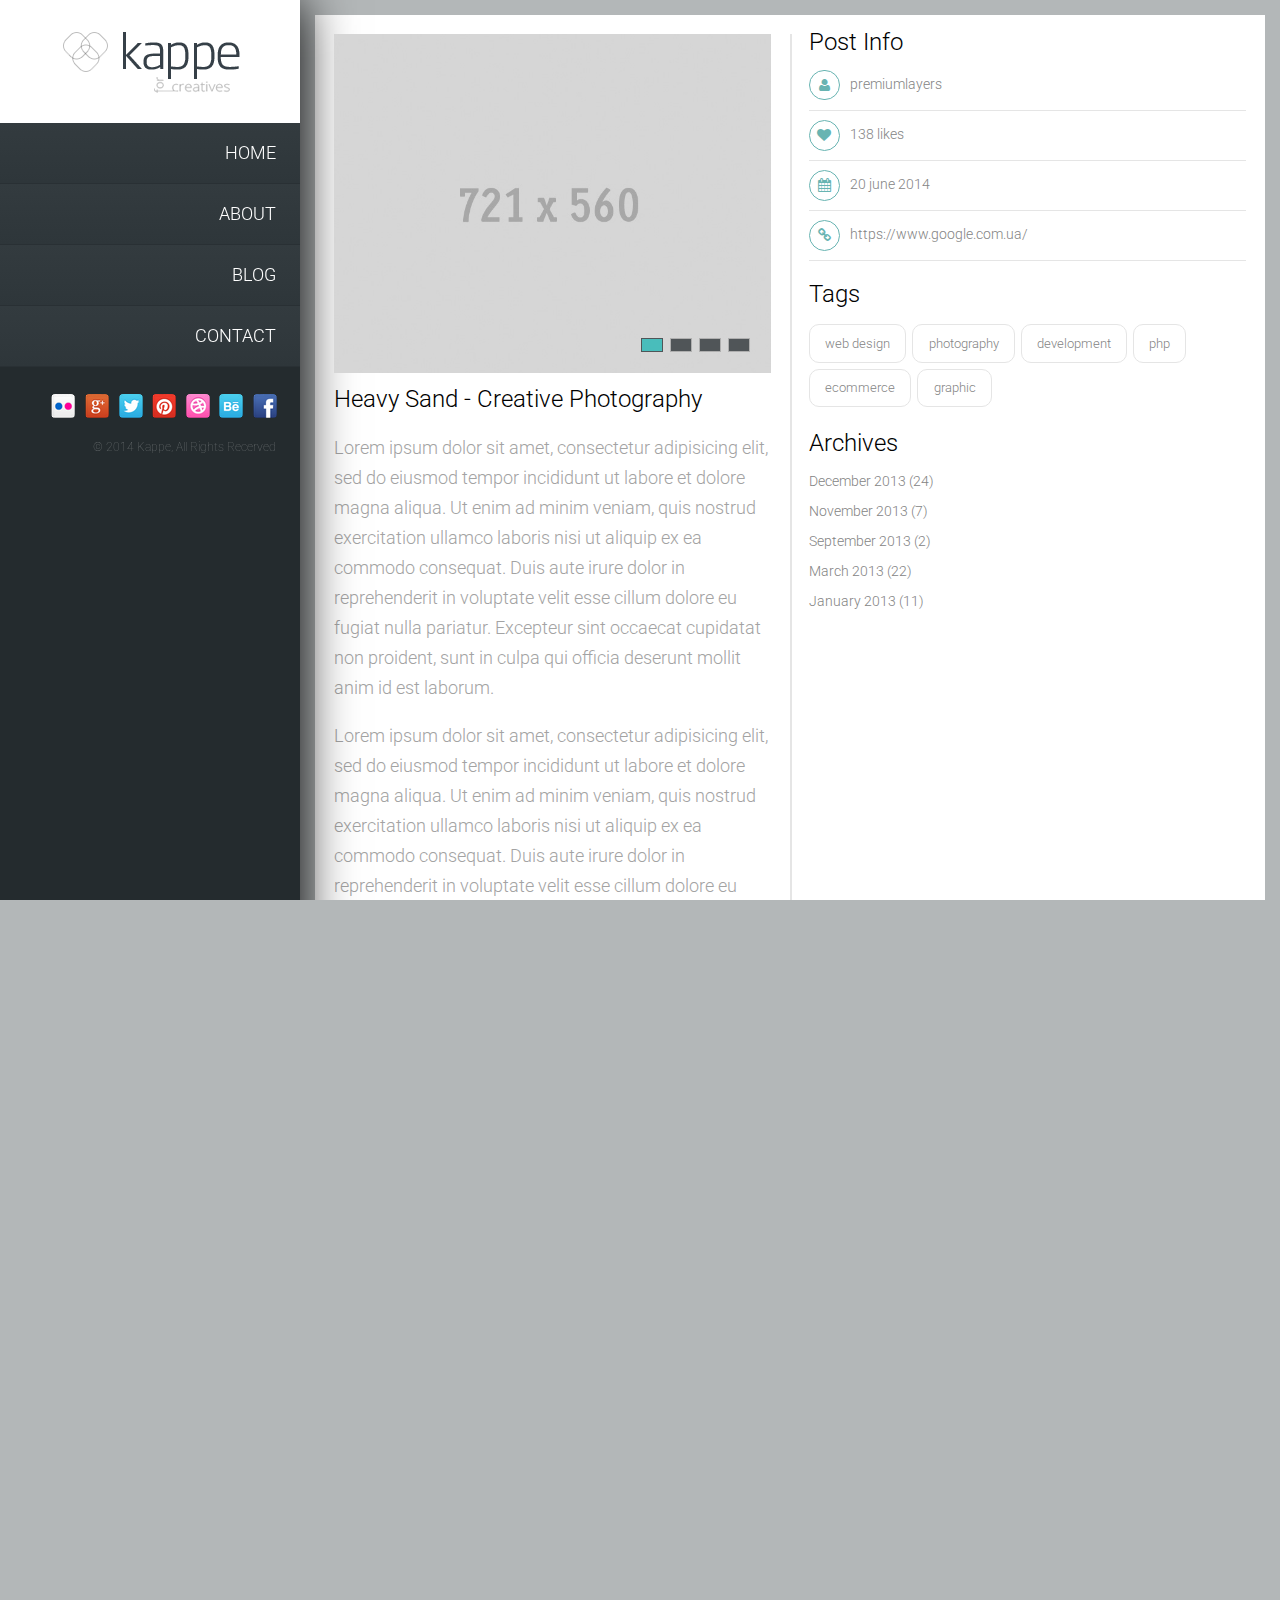
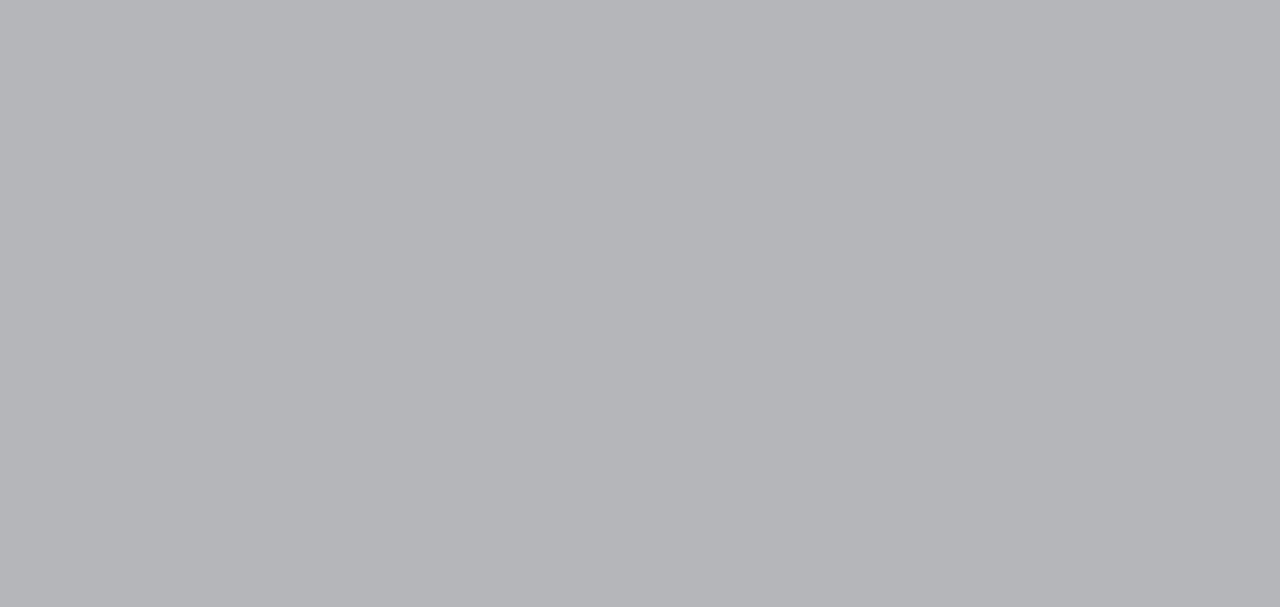
<file: single-post.html>
<!DOCTYPE html>
<!--[if IE 7]><html class="ie7 no-js"><![endif]-->
<!--[if IE 8]><html class="ie8 no-js"><![endif]-->
<!--[if (gte IE 9)|!(IE)]><!-->
<html class="no-js">
  <!--<![endif]-->
  <head>
    <meta charset="utf-8">
    <meta name="viewport" content="width=device-width, initial-scale=1.0, user-scalable=no">
    <title>single post</title>
    <meta name="description" content="">
    <meta name="keywords" content="">
    <link rel="shortcut icon" href="favicons/favicon.ico">
    <link rel="apple-touch-icon" sizes="57x57" href="favicons/apple-touch-icon-57x57.png">
    <link rel="apple-touch-icon" sizes="114x114" href="favicons/apple-touch-icon-114x114.png">
    <link rel="apple-touch-icon" sizes="72x72" href="favicons/apple-touch-icon-72x72.png">
    <link rel="apple-touch-icon" sizes="144x144" href="favicons/apple-touch-icon-144x144.png">
    <link rel="apple-touch-icon" sizes="60x60" href="favicons/apple-touch-icon-60x60.png">
    <link rel="apple-touch-icon" sizes="120x120" href="favicons/apple-touch-icon-120x120.png">
    <link rel="apple-touch-icon" sizes="76x76" href="favicons/apple-touch-icon-76x76.png">
    <link rel="apple-touch-icon" sizes="152x152" href="favicons/apple-touch-icon-152x152.png">
    <link rel="icon" type="image/png" href="favicons/favicon-196x196.png" sizes="196x196">
    <link rel="icon" type="image/png" href="favicons/favicon-160x160.png" sizes="160x160">
    <link rel="icon" type="image/png" href="favicons/favicon-96x96.png" sizes="96x96">
    <link rel="icon" type="image/png" href="favicons/favicon-16x16.png" sizes="16x16">
    <link rel="icon" type="image/png" href="favicons/favicon-32x32.png" sizes="32x32">
    <meta name="msapplication-TileColor" content="#b91d47">
    <meta name="msapplication-TileImage" content="favicons/mstile-144x144.png">
    <meta name="msapplication-config" content="favicons/browserconfig.xml">
    <link rel="stylesheet" href="css/styles.css">
    <link rel="stylesheet" href="js/plugins/fancybox/jquery.fancybox.css">
    <!--[if lte IE 8]>
    <script>
      document.createElement("header");
      document.createElement("footer");
      document.createElement("section");
      document.createElement("article");
      document.createElement("nav");
      document.createElement("menu");
      document.createElement("aside");
    </script>
    <script src="js/lib/respond.min.js"></script>
    <![endif]-->
    <!--[if IE 7]>
    <link rel="stylesheet" href="css/fontello-ie7.css">
    <![endif]-->
    <!--MODERNIZER-->
    <script src="js/lib/modernizr.min.js"></script>
    <!--RETINA-->
    <script src="js/plugins/picturefill.min.js" async></script>
    <!--GOOGLE-FONTS-->
    <link rel="stylesheet" href="http://fonts.googleapis.com/css?family=Roboto:400,100,300,400italic,700italic,700">
  </head>
  <body>
    <!--PRELOADER-->
    <div id="preloader" class="preloader">
      <script>
        document.getElementById('preloader').style.display = 'block';

      </script>
    </div>
    <!--MAIN-->
    <div class="page-wrap">
      <!--SIDEBAR-->
      <div id="sb-slidebar" class="sb-slidebar sb-left sidebar-wrap">
        <div class="bg"></div>
        <div class="sidebar">
          <!--LOGO--><a href="index.html" class="logo">
            <div data-picture data-alt="logo">
              <div data-src="img/logo.png"></div>
              <div data-src="img/logo@2x.png" data-media="(min-device-pixel-ratio: 1.5)"></div>
              <noscript><img src="img/logo.png" alt="logo"></noscript>
            </div></a>
          <!--NAV-->
          <nav class="nav"><a href="index.html">Home</a><a href="about.html">About</a><a href="blog.html">Blog</a><a href="contact.html">Contact</a>
          </nav>
          <!--SOCIAL-BUTTONS-->
          <div class="social-buttons"><a href="#!" class="s-icon i-flickr"></a><a href="#!" class="s-icon i-googleplus"></a><a href="#!" class="s-icon i-twitter"></a><a href="#!" class="s-icon i-pinterest"></a><a href="#!" class="s-icon i-dribbble"></a><a href="#!" class="s-icon i-behance"></a><a href="#!" class="s-icon i-facebook"></a></div>
          <!--COPYRIGHT-->
          <div class="copyright">© 2014 Kappe, All Rights Recerved</div>
        </div>
      </div>
      <!--MOBILE-MENU-BUTTON-->
      <div id="mmButton" class="mm-button">
        <div class="big-icon-button"><span class="icon-menu"></span></div>
      </div>
      <!--CONTENT-->
      <div id="sb-site" class="content">
        <section class="single-post post-layout">
          <div class="post-layout-wrap">
            <div class="col-l">
              <!--POST-->
              <article class="post">
                <div class="slider"><img src="img/uploads/portfolio/gallery/1.jpg" alt="work"><img src="img/uploads/portfolio/gallery/1.jpg" alt="work"><img src="img/uploads/portfolio/gallery/1.jpg" alt="work"><img src="img/uploads/portfolio/gallery/1.jpg" alt="work">
                </div>
                <header class="title-h1 title-h1">Heavy Sand - Creative Photography</header>
                <div class="text">
                  <p>Lorem ipsum dolor sit amet, consectetur adipisicing elit, sed do eiusmod tempor incididunt ut labore et dolore magna aliqua. Ut enim ad minim veniam, quis nostrud exercitation ullamco laboris nisi ut aliquip ex ea commodo consequat. Duis aute irure dolor in reprehenderit in voluptate velit esse cillum dolore eu fugiat nulla pariatur. Excepteur sint occaecat cupidatat non proident, sunt in culpa qui officia deserunt mollit anim id est laborum.</p>
                  <p>Lorem ipsum dolor sit amet, consectetur adipisicing elit, sed do eiusmod tempor incididunt ut labore et dolore magna aliqua. Ut enim ad minim veniam, quis nostrud exercitation ullamco laboris nisi ut aliquip ex ea commodo consequat. Duis aute irure dolor in reprehenderit in voluptate velit esse cillum dolore eu fugiat nulla pariatur. Excepteur sint occaecat cupidatat non proident, sunt in culpa qui officia deserunt mollit anim id est laborum.</p>
                </div>
              </article>
              <!--COMMENTS-->
              <section class="comments">
                <!--COMMENTS-TREE-->
                <header class="title-h1">5 Comments</header>
                <ul class="comments-tree">
                          <li class="item">
                            <div class="comment"><img src="img/uploads/users/1.jpg" alt="avatar" class="avatar">
                              <div class="col-wrap">
                                <div class="caption"><span class="user-name">User-name</span>
                                  <time>/ 10 minutes ago</time>
                                </div>
                                <div class="text">
                                  <p>Lorem ipsum dolor sit amet, consectetur adipisicing elit</p>
                                </div>
                              </div>
                            </div>
                          </li>
                  <ul class="reply">
                            <li class="item">
                              <div class="comment"><img src="img/uploads/users/1.jpg" alt="avatar" class="avatar">
                                <div class="col-wrap">
                                  <div class="caption"><span class="user-name">User-name</span>
                                    <time>/ 10 minutes ago</time>
                                  </div>
                                  <div class="text">
                                    <p>Lorem ipsum dolor sit amet, consectetur adipisicing elit</p>
                                  </div>
                                </div>
                              </div>
                            </li>
                    <ul class="reply">
                              <li class="item">
                                <div class="comment"><img src="img/uploads/users/1.jpg" alt="avatar" class="avatar">
                                  <div class="col-wrap">
                                    <div class="caption"><span class="user-name">User-name</span>
                                      <time>/ 10 minutes ago</time>
                                    </div>
                                    <div class="text">
                                      <p>Lorem ipsum dolor sit amet, consectetur adipisicing elit</p>
                                    </div>
                                  </div>
                                </div>
                              </li>
                      <ul class="reply">
                                <li class="item">
                                  <div class="comment"><img src="img/uploads/users/1.jpg" alt="avatar" class="avatar">
                                    <div class="col-wrap">
                                      <div class="caption"><span class="user-name">User-name</span>
                                        <time>/ 10 minutes ago</time>
                                      </div>
                                      <div class="text">
                                        <p>Lorem ipsum dolor sit amet, consectetur adipisicing elit</p>
                                      </div>
                                    </div>
                                  </div>
                                </li>
                      </ul>
                    </ul>
                    <ul class="reply">
                              <li class="item">
                                <div class="comment"><img src="img/uploads/users/1.jpg" alt="avatar" class="avatar">
                                  <div class="col-wrap">
                                    <div class="caption"><span class="user-name">User-name</span>
                                      <time>/ 10 minutes ago</time>
                                    </div>
                                    <div class="text">
                                      <p>Lorem ipsum dolor sit amet, consectetur adipisicing elit</p>
                                    </div>
                                  </div>
                                </div>
                              </li>
                    </ul>
                  </ul>
                  <ul class="reply">
                            <li class="item">
                              <div class="comment"><img src="img/uploads/users/1.jpg" alt="avatar" class="avatar">
                                <div class="col-wrap">
                                  <div class="caption"><span class="user-name">User-name</span>
                                    <time>/ 10 minutes ago</time>
                                  </div>
                                  <div class="text">
                                    <p>Lorem ipsum dolor sit amet, consectetur adipisicing elit</p>
                                  </div>
                                </div>
                              </div>
                            </li>
                  </ul>
                          <li class="item">
                            <div class="comment"><img src="img/uploads/users/1.jpg" alt="avatar" class="avatar">
                              <div class="col-wrap">
                                <div class="caption"><span class="user-name">User-name</span>
                                  <time>/ 10 minutes ago</time>
                                </div>
                                <div class="text">
                                  <p>Lorem ipsum dolor sit amet, consectetur adipisicing elit</p>
                                </div>
                              </div>
                            </div>
                          </li>
                </ul>
                <!--COMMENTS-FORM-->
                <header class="title-h1">Leave a Comment</header>
                <form action="" method="post" class="comments-form">
                  <div class="fields-wrap">
                    <div class="field-wrap">
                      <div class="icon"><span class="circle-icon icon-user"></span></div>
                      <div class="field">
                        <input type="text" name="name" value="Name">
                      </div>
                    </div>
                    <div class="field-wrap">
                      <div class="icon"><span class="circle-icon icon-mail"></span></div>
                      <div class="field">
                        <input type="email" name="email" value="e-mail">
                      </div>
                    </div>
                    <div class="field-wrap">
                      <div class="icon"><span class="circle-icon icon-link"></span></div>
                      <div class="field">
                        <input type="url" name="url" value="website">
                      </div>
                    </div>
                  </div>
                  <div class="fields-wrap">
                    <div class="field-wrap">
                      <div class="field">
                        <textarea name="message">Message</textarea>
                      </div>
                    </div>
                    <button type="submit" class="big-text-button">Post a Comment</button>
                  </div>
                </form>
              </section>
            </div>
            <div class="col-r">
              <!--POST-INFO-->
              <section class="post-info">
                <header class="title-h1">Post Info</header>
                <ul class="icon-sep-list">
                  <li><span class="circle-icon icon-user"></span><a href="#!">premiumlayers</a></li>
                  <li><span class="circle-icon icon-heart"></span><a href="#!">138 likes</a></li>
                  <li><span class="circle-icon icon-calendar"></span><a href="#!">20 june 2014</a></li>
                  <li><span class="circle-icon icon-link"></span><a href="#!">https://www.google.com.ua/</a></li>
                </ul>
              </section>
              <!--TAGS-->
              <section class="tags">
                <header class="title-h1">Tags</header>
                <ul class="items">
                  <li class="item"><a href="#!">web design</a></li>
                  <li class="item"><a href="#!">photography</a></li>
                  <li class="item"><a href="#!">development</a></li>
                  <li class="item"><a href="#!">php</a></li>
                  <li class="item"><a href="#!">ecommerce</a></li>
                  <li class="item"><a href="#!">graphic</a></li>
                </ul>
              </section>
              <!--ARCHIVES-->
              <section class="archives">
                <header class="title-h1">Archives</header>
                <ul class="list">
                  <li><a href="#!">December 2013 (24)</a></li>
                  <li><a href="#!">November 2013 (7)</a></li>
                  <li><a href="#!">September 2013 (2)</a></li>
                  <li><a href="#!">March 2013 (22)</a></li>
                  <li><a href="#!">January 2013 (11)</a></li>
                </ul>
              </section>
            </div>
          </div>
        </section>
      </div>
    </div>
    <!--SCRIPTS-->
    <script src="js/lib/jquery.min.js"></script>
    <script src="js/lib/jquery.mobile.touch.min.js"></script>
    <script src="js/plugins/jquery.shuffle.min.js"></script>
    <script src="js/plugins/jquery.hoverdir.min.js"></script>
    <script src="js/plugins/slidebars.min.js"></script>
    <script src="js/plugins/jquery.bxslider.min.js"></script>
    <script src="js/plugins/fancybox/jquery.fancybox.min.js"></script>
    <script src="js/plugins/jqbar.min.js"></script>
    <script src="js/scripts.min.js"></script>
  </body>
</html>
</file>
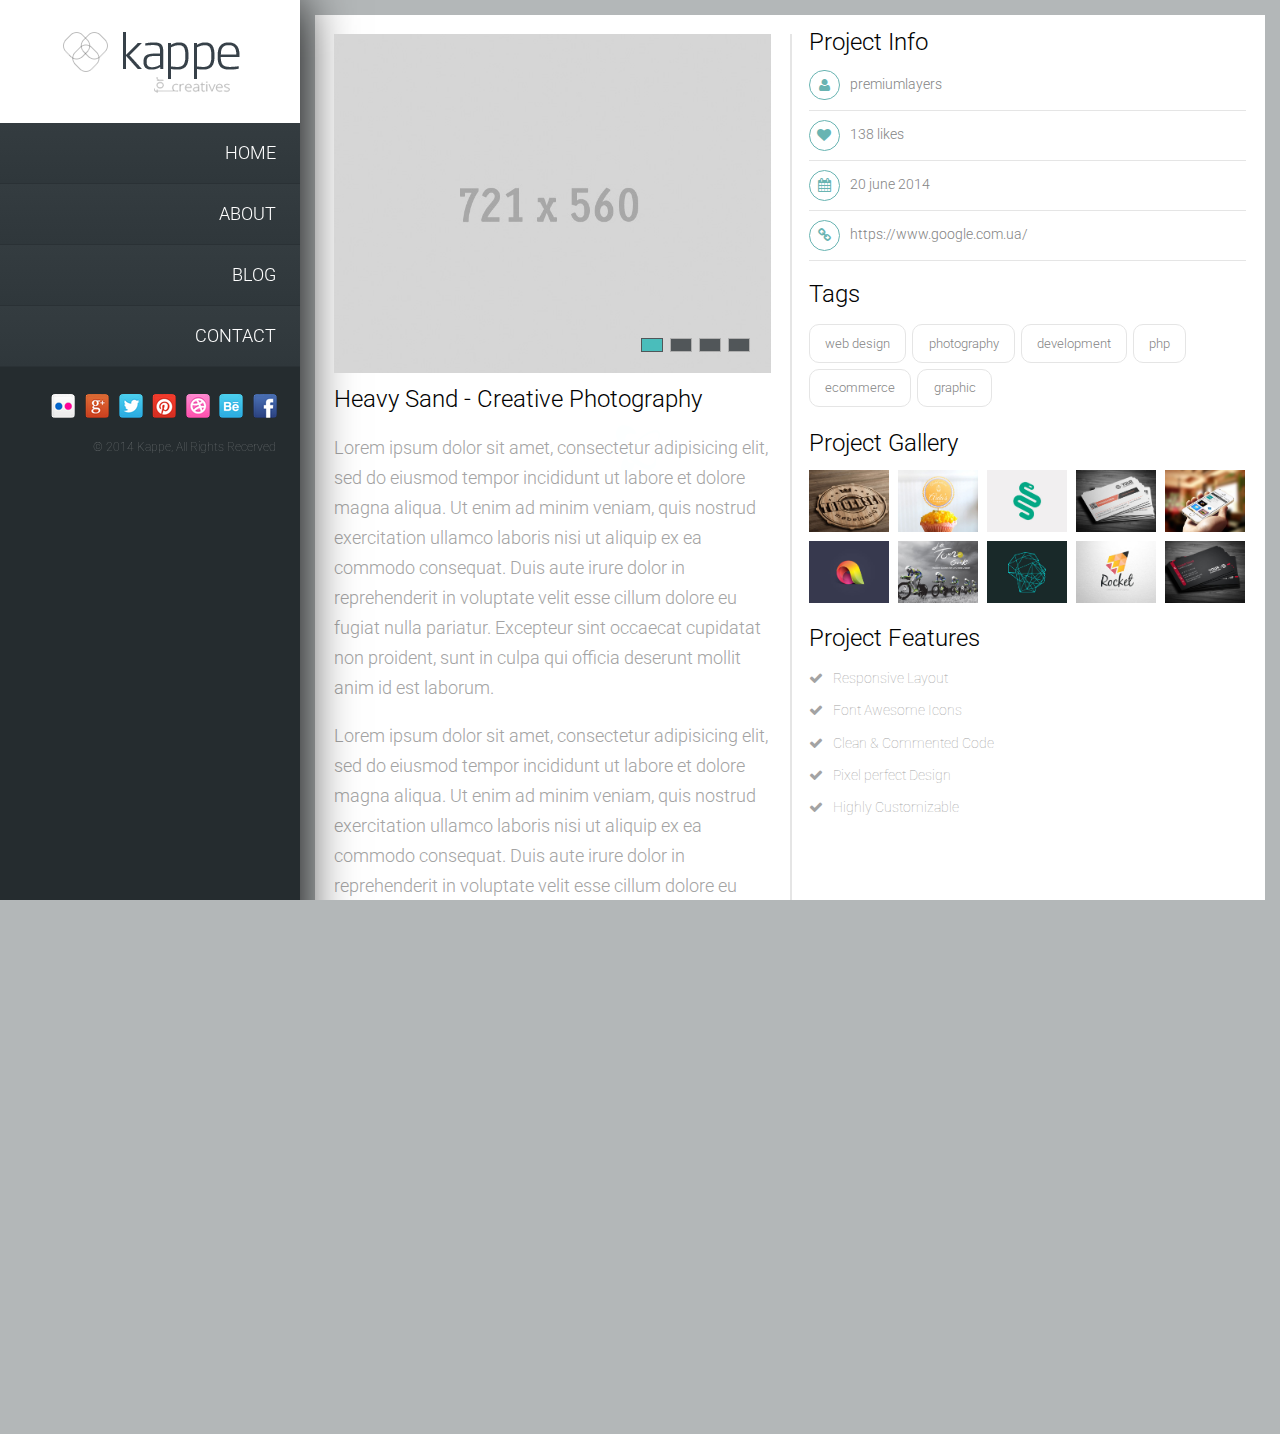
<file: single-work.html>
<!DOCTYPE html>
<!--[if IE 7]><html class="ie7 no-js"><![endif]-->
<!--[if IE 8]><html class="ie8 no-js"><![endif]-->
<!--[if (gte IE 9)|!(IE)]><!-->
<html class="no-js">
  <!--<![endif]-->
  <head>
    <meta charset="utf-8">
    <meta name="viewport" content="width=device-width, initial-scale=1.0, user-scalable=no">
    <title>single work</title>
    <meta name="description" content="">
    <meta name="keywords" content="">
    <link rel="shortcut icon" href="favicons/favicon.ico">
    <link rel="apple-touch-icon" sizes="57x57" href="favicons/apple-touch-icon-57x57.png">
    <link rel="apple-touch-icon" sizes="114x114" href="favicons/apple-touch-icon-114x114.png">
    <link rel="apple-touch-icon" sizes="72x72" href="favicons/apple-touch-icon-72x72.png">
    <link rel="apple-touch-icon" sizes="144x144" href="favicons/apple-touch-icon-144x144.png">
    <link rel="apple-touch-icon" sizes="60x60" href="favicons/apple-touch-icon-60x60.png">
    <link rel="apple-touch-icon" sizes="120x120" href="favicons/apple-touch-icon-120x120.png">
    <link rel="apple-touch-icon" sizes="76x76" href="favicons/apple-touch-icon-76x76.png">
    <link rel="apple-touch-icon" sizes="152x152" href="favicons/apple-touch-icon-152x152.png">
    <link rel="icon" type="image/png" href="favicons/favicon-196x196.png" sizes="196x196">
    <link rel="icon" type="image/png" href="favicons/favicon-160x160.png" sizes="160x160">
    <link rel="icon" type="image/png" href="favicons/favicon-96x96.png" sizes="96x96">
    <link rel="icon" type="image/png" href="favicons/favicon-16x16.png" sizes="16x16">
    <link rel="icon" type="image/png" href="favicons/favicon-32x32.png" sizes="32x32">
    <meta name="msapplication-TileColor" content="#b91d47">
    <meta name="msapplication-TileImage" content="favicons/mstile-144x144.png">
    <meta name="msapplication-config" content="favicons/browserconfig.xml">
    <link rel="stylesheet" href="css/styles.css">
    <link rel="stylesheet" href="js/plugins/fancybox/jquery.fancybox.css">
    <!--[if lte IE 8]>
    <script>
      document.createElement("header");
      document.createElement("footer");
      document.createElement("section");
      document.createElement("article");
      document.createElement("nav");
      document.createElement("menu");
      document.createElement("aside");
    </script>
    <script src="js/lib/respond.min.js"></script>
    <![endif]-->
    <!--[if IE 7]>
    <link rel="stylesheet" href="css/fontello-ie7.css">
    <![endif]-->
    <!--MODERNIZER-->
    <script src="js/lib/modernizr.min.js"></script>
    <!--RETINA-->
    <script src="js/plugins/picturefill.min.js" async></script>
    <!--GOOGLE-FONTS-->
    <link rel="stylesheet" href="http://fonts.googleapis.com/css?family=Roboto:400,100,300,400italic,700italic,700">
  </head>
  <body>
    <!--PRELOADER-->
    <div id="preloader" class="preloader">
      <script>
        document.getElementById('preloader').style.display = 'block';

      </script>
    </div>
    <!--MAIN-->
    <div class="page-wrap">
      <!--SIDEBAR-->
      <div id="sb-slidebar" class="sb-slidebar sb-left sidebar-wrap">
        <div class="bg"></div>
        <div class="sidebar">
          <!--LOGO--><a href="index.html" class="logo">
            <div data-picture data-alt="logo">
              <div data-src="img/logo.png"></div>
              <div data-src="img/logo@2x.png" data-media="(min-device-pixel-ratio: 1.5)"></div>
              <noscript><img src="img/logo.png" alt="logo"></noscript>
            </div></a>
          <!--NAV-->
          <nav class="nav"><a href="index.html">Home</a><a href="about.html">About</a><a href="blog.html">Blog</a><a href="contact.html">Contact</a>
          </nav>
          <!--SOCIAL-BUTTONS-->
          <div class="social-buttons"><a href="#!" class="s-icon i-flickr"></a><a href="#!" class="s-icon i-googleplus"></a><a href="#!" class="s-icon i-twitter"></a><a href="#!" class="s-icon i-pinterest"></a><a href="#!" class="s-icon i-dribbble"></a><a href="#!" class="s-icon i-behance"></a><a href="#!" class="s-icon i-facebook"></a></div>
          <!--COPYRIGHT-->
          <div class="copyright">© 2014 Kappe, All Rights Recerved</div>
        </div>
      </div>
      <!--MOBILE-MENU-BUTTON-->
      <div id="mmButton" class="mm-button">
        <div class="big-icon-button"><span class="icon-menu"></span></div>
      </div>
      <!--CONTENT-->
      <div id="sb-site" class="content">
        <section class="single-work post-layout">
          <div class="post-layout-wrap">
            <div class="col-l">
              <!--POST-->
              <article class="post">
                <div class="slider"><img src="img/uploads/portfolio/gallery/1.jpg" alt="work"><img src="img/uploads/portfolio/gallery/1.jpg" alt="work"><img src="img/uploads/portfolio/gallery/1.jpg" alt="work"><img src="img/uploads/portfolio/gallery/1.jpg" alt="work">
                </div>
                <header class="title-h1 title-h1">Heavy Sand - Creative Photography</header>
                <div class="text">
                  <p>Lorem ipsum dolor sit amet, consectetur adipisicing elit, sed do eiusmod tempor incididunt ut labore et dolore magna aliqua. Ut enim ad minim veniam, quis nostrud exercitation ullamco laboris nisi ut aliquip ex ea commodo consequat. Duis aute irure dolor in reprehenderit in voluptate velit esse cillum dolore eu fugiat nulla pariatur. Excepteur sint occaecat cupidatat non proident, sunt in culpa qui officia deserunt mollit anim id est laborum.</p>
                  <p>Lorem ipsum dolor sit amet, consectetur adipisicing elit, sed do eiusmod tempor incididunt ut labore et dolore magna aliqua. Ut enim ad minim veniam, quis nostrud exercitation ullamco laboris nisi ut aliquip ex ea commodo consequat. Duis aute irure dolor in reprehenderit in voluptate velit esse cillum dolore eu fugiat nulla pariatur. Excepteur sint occaecat cupidatat non proident, sunt in culpa qui officia deserunt mollit anim id est laborum.</p>
                </div>
              </article>
              <!--RELATED PROJECTS-->
              <section class="related-projects">
                <header class="title-h1">Related Projects</header>
                <div class="items-wrap">
                  <atricle class="item"><img src="img/uploads/portfolio/1.jpg" alt="item 1">
                    <div class="hover-info">
                      <div class="info-wrap big">
                        <div class="title-top">Cool App Design</div>
                        <div class="title-bottom">development, mobile</div><a href="single-work.html" class="big-icon-button"><span class="icon-right-big"></span></a>
                      </div>
                    </div>
                  </atricle>
                  <atricle class="item"><img src="img/uploads/portfolio/2.jpg" alt="item 2">
                    <div class="hover-info">
                      <div class="info-wrap big">
                        <div class="title-top">Cool App Design</div>
                        <div class="title-bottom">development, mobile</div><a href="single-work.html" class="big-icon-button"><span class="icon-right-big"></span></a>
                      </div>
                    </div>
                  </atricle>
                  <atricle class="item"><img src="img/uploads/portfolio/3.jpg" alt="item 3">
                    <div class="hover-info">
                      <div class="info-wrap big">
                        <div class="title-top">Cool App Design</div>
                        <div class="title-bottom">development, mobile</div><a href="single-work.html" class="big-icon-button"><span class="icon-right-big"></span></a>
                      </div>
                    </div>
                  </atricle>
                </div>
              </section>
            </div>
            <div class="col-r">
              <!--PROJECT-INFO-->
              <section class="project-info">
                <header class="title-h1">Project Info</header>
                <ul class="icon-sep-list">
                  <li><span class="circle-icon icon-user"></span><a href="#!">premiumlayers</a></li>
                  <li><span class="circle-icon icon-heart"></span><a href="#!">138 likes</a></li>
                  <li><span class="circle-icon icon-calendar"></span><a href="#!">20 june 2014</a></li>
                  <li><span class="circle-icon icon-link"></span><a href="#!">https://www.google.com.ua/</a></li>
                </ul>
              </section>
              <!--TAGS-->
              <section class="tags">
                <header class="title-h1">Tags</header>
                <ul class="items">
                  <li class="item"><a href="#!">web design</a></li>
                  <li class="item"><a href="#!">photography</a></li>
                  <li class="item"><a href="#!">development</a></li>
                  <li class="item"><a href="#!">php</a></li>
                  <li class="item"><a href="#!">ecommerce</a></li>
                  <li class="item"><a href="#!">graphic</a></li>
                </ul>
              </section>
              <!--PROJECT GALLERY-->
              <section class="project-gallery">
                <header class="title-h1">Project Gallery</header>
                <div class="items-wrap">
                  <div class="item"><a href="img/uploads/portfolio/1.jpg" rel="group" class="item fancybox"><img src="img/uploads/portfolio/1.jpg" alt="item 1"></a></div>
                  <div class="item"><a href="img/uploads/portfolio/2.jpg" rel="group" class="item fancybox"><img src="img/uploads/portfolio/2.jpg" alt="item 2"></a></div>
                  <div class="item"><a href="img/uploads/portfolio/3.jpg" rel="group" class="item fancybox"><img src="img/uploads/portfolio/3.jpg" alt="item 3"></a></div>
                  <div class="item"><a href="img/uploads/portfolio/4.jpg" rel="group" class="item fancybox"><img src="img/uploads/portfolio/4.jpg" alt="item 4"></a></div>
                  <div class="item"><a href="img/uploads/portfolio/5.jpg" rel="group" class="item fancybox"><img src="img/uploads/portfolio/5.jpg" alt="item 5"></a></div>
                  <div class="item"><a href="img/uploads/portfolio/6.jpg" rel="group" class="item fancybox"><img src="img/uploads/portfolio/6.jpg" alt="item 6"></a></div>
                  <div class="item"><a href="img/uploads/portfolio/7.jpg" rel="group" class="item fancybox"><img src="img/uploads/portfolio/7.jpg" alt="item 7"></a></div>
                  <div class="item"><a href="img/uploads/portfolio/8.jpg" rel="group" class="item fancybox"><img src="img/uploads/portfolio/8.jpg" alt="item 8"></a></div>
                  <div class="item"><a href="img/uploads/portfolio/9.jpg" rel="group" class="item fancybox"><img src="img/uploads/portfolio/9.jpg" alt="item 9"></a></div>
                  <div class="item"><a href="img/uploads/portfolio/10.jpg" rel="group" class="item fancybox"><img src="img/uploads/portfolio/10.jpg" alt="item 10"></a></div>
                </div>
              </section>
              <!--PROJECT FEATURES-->
              <section class="project-features">
                <header class="title-h1">Project Features</header>
                <ul class="icon-list">
                  <li><span class="icon icon-ok"></span><span>Responsive Layout</span></li>
                  <li><span class="icon icon-ok"></span><span>Font Awesome Icons</span></li>
                  <li><span class="icon icon-ok"></span><span>Clean &amp; Commented Code</span></li>
                  <li><span class="icon icon-ok"></span><span>Pixel perfect Design</span></li>
                  <li><span class="icon icon-ok"></span><span>Highly Customizable</span></li>
                </ul>
              </section>
            </div>
          </div>
        </section>
      </div>
    </div>
    <!--SCRIPTS-->
    <script src="js/lib/jquery.min.js"></script>
    <script src="js/lib/jquery.mobile.touch.min.js"></script>
    <script src="js/plugins/jquery.shuffle.min.js"></script>
    <script src="js/plugins/jquery.hoverdir.min.js"></script>
    <script src="js/plugins/slidebars.min.js"></script>
    <script src="js/plugins/jquery.bxslider.min.js"></script>
    <script src="js/plugins/fancybox/jquery.fancybox.min.js"></script>
    <script src="js/plugins/jqbar.min.js"></script>
    <script src="js/scripts.min.js"></script>
  </body>
</html>
</file>
<file: css/fontello-ie7.css>
[class^="icon-"], [class*=" icon-"] {
  font-family: 'fontello';
  font-style: normal;
  font-weight: normal;
 
  /* fix buttons height */
  line-height: 1em;
}
 
.icon-th-large { *zoom: expression( this.runtimeStyle['zoom'] = '1', this.innerHTML = '&#xe800;&nbsp;'); }
.icon-info-circled { *zoom: expression( this.runtimeStyle['zoom'] = '1', this.innerHTML = '&#xe801;&nbsp;'); }
.icon-right-big { *zoom: expression( this.runtimeStyle['zoom'] = '1', this.innerHTML = '&#xe802;&nbsp;'); }
.icon-phone { *zoom: expression( this.runtimeStyle['zoom'] = '1', this.innerHTML = '&#xe803;&nbsp;'); }
.icon-mail { *zoom: expression( this.runtimeStyle['zoom'] = '1', this.innerHTML = '&#xe804;&nbsp;'); }
.icon-angle-left { *zoom: expression( this.runtimeStyle['zoom'] = '1', this.innerHTML = '&#xe805;&nbsp;'); }
.icon-angle-right { *zoom: expression( this.runtimeStyle['zoom'] = '1', this.innerHTML = '&#xe806;&nbsp;'); }
.icon-user { *zoom: expression( this.runtimeStyle['zoom'] = '1', this.innerHTML = '&#xe807;&nbsp;'); }
.icon-heart { *zoom: expression( this.runtimeStyle['zoom'] = '1', this.innerHTML = '&#xe808;&nbsp;'); }
.icon-ok { *zoom: expression( this.runtimeStyle['zoom'] = '1', this.innerHTML = '&#xe809;&nbsp;'); }
.icon-comment { *zoom: expression( this.runtimeStyle['zoom'] = '1', this.innerHTML = '&#xe80a;&nbsp;'); }
.icon-home { *zoom: expression( this.runtimeStyle['zoom'] = '1', this.innerHTML = '&#xe80b;&nbsp;'); }
.icon-menu { *zoom: expression( this.runtimeStyle['zoom'] = '1', this.innerHTML = '&#xe80c;&nbsp;'); }
.icon-calendar { *zoom: expression( this.runtimeStyle['zoom'] = '1', this.innerHTML = '&#xe80d;&nbsp;'); }
.icon-link { *zoom: expression( this.runtimeStyle['zoom'] = '1', this.innerHTML = '&#xe80e;&nbsp;'); }
</file>
<file: css/styles.css>
/**************************************************
1. NORMALIZE v3.0.1
**************************************************/
html {
  font-family: sans-serif;
  -ms-text-size-adjust: 100%;
  -webkit-text-size-adjust: 100%;
}
body {
  margin: 0;
}
article,
aside,
details,
figcaption,
figure,
footer,
header,
hgroup,
main,
nav,
section,
summary {
  display: block;
}
audio,
canvas,
progress,
video {
  display: inline-block;
  vertical-align: baseline;
}
audio:not([controls]) {
  display: none;
  height: 0;
}
[hidden],
template {
  display: none;
}
a {
  background: 0 0;
}
a:active,
a:hover {
  outline: 0;
}
abbr[title] {
  border-bottom: 1px dotted;
}
b,
strong {
  font-weight: 700;
}
dfn {
  font-style: italic;
}
h1 {
  font-size: 2em;
  margin: 0.67em 0;
}
mark {
  background: #ff0;
  color: #000000;
}
small {
  font-size: 80%;
}
sub,
sup {
  font-size: 75%;
  line-height: 0;
  position: relative;
  vertical-align: baseline;
}
sup {
  top: -0.5em;
}
sub {
  bottom: -0.25em;
}
img {
  border: 0;
}
svg:not(:root) {
  overflow: hidden;
}
figure {
  margin: 1em 40px;
}
hr {
  -moz-box-sizing: content-box;
  box-sizing: content-box;
  height: 0;
}
pre {
  overflow: auto;
}
code,
kbd,
pre,
samp {
  font-family: monospace, monospace;
  font-size: 1em;
}
button,
input,
optgroup,
select,
textarea {
  color: inherit;
  font: inherit;
  margin: 0;
}
button {
  overflow: visible;
}
button,
select {
  text-transform: none;
}
button,
html input[type=button],
input[type=reset],
input[type=submit] {
  -webkit-appearance: button;
  cursor: pointer;
}
button[disabled],
html input[disabled] {
  cursor: default;
}
button::-moz-focus-inner,
input::-moz-focus-inner {
  border: 0;
  padding: 0;
}
input {
  line-height: normal;
}
input[type=checkbox],
input[type=radio] {
  box-sizing: border-box;
  padding: 0;
}
input[type=number]::-webkit-inner-spin-button,
input[type=number]::-webkit-outer-spin-button {
  height: auto;
}
input[type=search] {
  -webkit-appearance: textfield;
  -moz-box-sizing: content-box;
  -webkit-box-sizing: content-box;
  box-sizing: content-box;
}
input[type=search]::-webkit-search-cancel-button,
input[type=search]::-webkit-search-decoration {
  -webkit-appearance: none;
}
fieldset {
  border: 1px solid silver;
  margin: 0 2px;
  padding: 0.35em 0.625em 0.75em;
}
legend {
  border: 0;
  padding: 0;
}
textarea {
  overflow: auto;
}
optgroup {
  font-weight: 700;
}
table {
  border-collapse: collapse;
  border-spacing: 0;
}
td,
th {
  padding: 0;
}
/**************************************************
2. BASE RULES
**************************************************/
html,
body {
  height: 100%;
}
body {
  background: #b3b7b8;
  font: 300 18px/1.67 Roboto, sans-serif;
  color: #a3a3a3;
}
.page-wrap {
  min-height: 100%;
  overflow: hidden;
  position: relative;
}
menu {
  margin: 0;
  padding: 0;
}
a {
  text-decoration: none;
  color: #848484;
}
a:hover {
  color: #1ab5b3;
}
.disable-hover {
  pointer-events: none;
}
/**************************************************
3. CLASS LIBRARY
**************************************************/
/*-----------------------------------------------
FONTELLO-ICONS
-----------------------------------------------*/
@font-face {
  font-family: 'fontello';
  src: url('../fonts/fontello/fontello.eot');
  src: url('../fonts/fontello/fontello.eot?#iefix') format('embedded-opentype'), url('../fonts/fontello/fontello.woff') format('woff'), url('../fonts/fontello/fontello.ttf') format('truetype'), url('../fonts/fontello/fontello.svg#fontello') format('svg');
  font-weight: normal;
  font-style: normal;
}
[class^="icon-"]:before,
[class*=" icon-"]:before {
  font-family: "fontello";
  font-style: normal;
  font-weight: normal;
}
.icon-th-large:before {
  content: '\e800';
}
.icon-info-circled:before {
  content: '\e801';
}
.icon-right-big:before {
  content: '\e802';
}
.icon-phone:before {
  content: '\e803';
}
.icon-mail:before {
  content: '\e804';
}
.icon-home:before {
  content: '\e80b';
}
.icon-angle-left:before {
  content: '\e805';
}
.icon-angle-right:before {
  content: '\e806';
}
.icon-user:before {
  content: '\e807';
}
.icon-heart:before {
  content: '\e808';
}
.icon-ok:before {
  content: '\e809';
}
.icon-menu:before {
  content: '\e80c';
}
.icon-comment:before {
  content: '\e80a';
}
.icon-calendar:before {
  content: '\e80d';
}
.icon-link:before {
  content: '\e80e';
}
/*-----------------------------------------------
ITEMS
-----------------------------------------------*/
/*ITEMS-WRAP (columns with items)*/
.items-wrap {
  overflow: hidden;
}
.items-wrap > .item {
  float: left;
  overflow: hidden;
  position: relative;
}
.items-wrap > .item img {
  vertical-align: middle;
  width: 100%;
}
/*HOVER-INFO (information display when you hover over an element)*/
.hover-info {
  position: absolute;
  width: 100%;
  height: 100%;
  background: #1ab5b3;
  background: rgba(26, 181, 179, 0.9);
  overflow: hidden;
}
.hover-info .info-wrap {
  position: absolute;
  width: 90%;
  padding: 0 5%;
  top: 50%;
  line-height: 1.25;
  text-align: center;
}
.hover-info .info-wrap.small {
  height: 50px;
  margin-top: -25px;
}
.hover-info .info-wrap.big {
  height: 150px;
  margin-top: -75px;
}
.hover-info .info-wrap,
.hover-info .info-wrap a {
  color: #fff;
}
.hover-info .title-top {
  font-size: 1.33em;
  white-space: nowrap;
  overflow: hidden;
  text-overflow: ellipsis;
}
.hover-info .title-bottom {
  font-size: 0.67em;
  padding-bottom: 1.2em;
}
.hover-info .big-icon-button {
  display: inline-block;
  border-top: 1px solid #fff;
  background: transparent;
  margin: auto;
}
.no-js .hover-info {
  top: 0px;
  left: -100%;
  -webkit-transition: 0.3s ease-in-out;
  -moz-transition: 0.3s ease-in-out;
  -o-transition: 0.3s ease-in-out;
  transition: 0.3s ease-in-out;
}
.item:hover .hover-info {
  left: 0px;
}
/*-----------------------------------------------
BUTTONS
-----------------------------------------------*/
/*BIG-ICON-BUTTON*/
.big-icon-button {
  display: block;
  width: 60px;
  height: 60px;
  padding: 15px;
  background: #1ab5b3;
  -moz-opacity: 0.75;
  opacity: 0.75;
  filter: alpha(opacity= 75 );
  cursor: pointer;
}
.big-icon-button > [class^="icon-"],
.big-icon-button > [class*=" icon-"] {
  display: block;
  font-size: 1.67em;
  line-height: 58px;
  text-align: center;
  color: #fff;
  border: 1px solid #fff;
  -webkit-border-radius: 100%;
  -moz-border-radius: 100%;
  border-radius: 100%;
}
.big-icon-button:hover {
  -moz-opacity: 1;
  opacity: 1;
  filter: alpha(opacity= 100 );
}
.big-icon-button:hover > [class^="icon-"],
.big-icon-button:hover > [class*=" icon-"] {
  -webkit-transform: scale(1.2);
  -moz-transform: scale(1.2);
  -ms-transform: scale(1.2);
  -o-transform: scale(1.2);
  transform: scale(1.2);
  -webkit-transition: 0.25s;
  -moz-transition: 0.25s;
  -o-transition: 0.25s;
  transition: 0.25s;
}
/*SLIDER-BUTTON*/
.slider-button {
  position: absolute;
  top: 50%;
  width: 44px;
  height: 44px;
  margin-top: -22px;
  background: #1ab5b3;
  color: #fff;
  font-size: 1.5em;
  line-height: 44px;
  text-align: center;
  cursor: pointer;
  z-index: 100;
}
.slider-button:hover {
  text-shadow: 0 0 5px #fff;
}
/*BIG-TEXT-BUTTON*/
.big-text-button {
  display: inline-block;
  padding: 0.8em 1.5em;
  border: 0;
  font-size: 1.1em;
  font-weight: 100;
  text-transform: uppercase;
  text-align: center;
  color: #fff;
  background: #1ab5b3;
  cursor: pointer;
  margin: auto;
}
.big-text-button:hover {
  text-shadow: 0 0 1px #fff;
}
form .big-text-button {
  width: 100%;
  padding: 1.25em;
  font-size: 1em;
}
.ie7 .big-text-button {
  display: inline;
}
/*-----------------------------------------------
TITLES
-----------------------------------------------*/
/*TITLE-H1*/
.title-h1,
.title-h1 a {
  font-size: 1.33em;
  line-height: 1.25;
  margin: 0.5em 0;
  color: #000;
}
/*-----------------------------------------------
FORM|LIST ICONS
-----------------------------------------------*/
/*CIRCLE-ICON*/
.circle-icon {
  display: inline-block;
  vertical-align: middle;
  width: 2em;
  height: 2em;
  line-height: 2em;
  text-align: center;
  color: #68b4b2;
  border: 1px solid;
  -webkit-border-radius: 100%;
  -moz-border-radius: 100%;
  border-radius: 100%;
}
/*-----------------------------------------------
LISTS
-----------------------------------------------*/
/*LIST (no-style-type)*/
.list {
  margin: 0;
  padding: 0;
  list-style: none;
  font-size: 0.8em;
}
.list a,
.list span {
  display: inline-block;
  padding-bottom: 0.4em;
}
/*CIRCLE-LIST*/
.circle-list {
  padding: 0;
  margin: 0;
  list-style: inside;
  font-size: 0.5em;
}
.circle-list a,
.circle-list span {
  display: inline-block;
  padding-bottom: 0.5em;
  font-size: 1.5em;
}
.circle-list.links li:hover {
  color: #1ab5b3;
}
/*ICON-LIST*/
.icon-list {
  margin: 0;
  padding: 0;
  list-style: none;
  font-size: 0.8em;
  font-weight: 100;
}
.icon-list a,
.icon-list span {
  display: inline-block;
  padding-bottom: 0.5em;
}
.icon-list .icon {
  margin-right: 10px;
}
.icon-list.links li:hover {
  color: #1ab5b3;
}
/*ICON-SEP-LIST (icon and separator)*/
.icon-sep-list {
  margin: 0;
  padding: 0;
  list-style: none;
  padding-bottom: 1.5%;
}
.icon-sep-list li {
  padding: 2.1% 0;
  border-bottom: 1px solid #e5e5e5;
  font-size: 0.8em;
}
.icon-sep-list li:first-child {
  padding-top: 0;
}
.icon-sep-list .circle-icon {
  margin-right: 10px;
}
/*-----------------------------------------------
TAGS
-----------------------------------------------*/
.tags {
  padding-bottom: 1.5%;
}
.tags .items {
  margin: 0 -1.4% 0 0;
  padding: 0;
  list-style: none;
  overflow: hidden;
}
.tags .item {
  float: left;
  margin: 0.7% 1.4% 0.7% 0;
  border: 1px solid #e5e5e5;
  -webkit-border-radius: 10px;
  -moz-border-radius: 10px;
  border-radius: 10px;
}
.tags .item a {
  display: block;
  padding: 0.6em 1.2em;
  font-size: 0.7em;
}
/*-----------------------------------------------
FIELDS
-----------------------------------------------*/
.field-wrap {
  border: 1px solid #e5e5e5;
  margin-bottom: 0.8em;
  overflow: hidden;
}
.field-wrap .icon,
.field-wrap .field {
  padding: 1em;
}
.field-wrap .icon {
  float: left;
  border-right: 1px solid #e5e5e5;
}
.field-wrap .icon + .field {
  margin-left: 4em;
}
.field-wrap .field {
  line-height: 2em;
}
.field-wrap input,
.field-wrap textarea {
  width: 100%;
  border: 0;
  outline: 0;
  padding: 0;
  line-height: 1.25;
}
.field-wrap textarea {
  resize: none;
  height: 6.55em;
}
/*-----------------------------------------------
RESPONSIVE YOUTUBE|VIMEO EMBED
-----------------------------------------------*/
/*MEDIA-WRAP*/
.media-wrap {
  position: relative;
  padding-bottom: 56.25%;
  height: 0;
  overflow: hidden;
}
.media-wrap iframe,
.media-wrap object,
.media-wrap embed {
  position: absolute;
  top: 0;
  left: 0;
  width: 100%;
  height: 100%;
}
/**************************************************
4. MAIN STYLES
**************************************************/
/*--------------------------------------------------
PRELOADER
--------------------------------------------------*/
.preloader {
  position: fixed;
  width: 100%;
  height: 100%;
  background: #ffffff url("../img/icons/preloader.gif") no-repeat 50% 50%;
  z-index: 9999;
  display: none;
}
/*--------------------------------------------------
SCROLL ELEMENTS
--------------------------------------------------*/
/*SCROLLBAR*/
::-webkit-scrollbar {
  width: 8px;
  background: #242b2e;
}
::-webkit-scrollbar-thumb {
  border-radius: 10px;
  -webkit-box-shadow: inset 0 0 4px rgba(0, 0, 0, 0.5);
  background: #1ab5b3;
}
/*SCROLL-UP BUTTON (scripts)*/
.scroll-button {
  position: fixed;
  right: 0;
  bottom: 0;
  width: 40px;
  height: 30px;
  cursor: pointer;
  z-index: 2;
  background: #1ab5b3 url('../img/icons/scrollUp.png') no-repeat;
  -moz-opacity: 0.75;
  opacity: 0.75;
  filter: alpha(opacity= 75 );
  display: none;
}
.scroll-button:hover {
  -moz-opacity: 1;
  opacity: 1;
  filter: alpha(opacity= 100 );
}
/*body-shadow*/
.body-shadow {
  position: fixed;
  z-index: 1000;
  top: 0;
  left: 0;
  width: 100%;
  height: 100%;
  background: #1ab5b3 url('../img/icons/scrollUp.png') no-repeat 50% 50%;
  -moz-opacity: 0.75;
  opacity: 0.75;
  filter: alpha(opacity= 75 );
  display: none;
}
.body-shadow.active {
  -webkit-animation: anime-body-shadow 0.15s linear 0s forwards;
  -moz-animation: anime-body-shadow 0.15s linear 0s forwards;
  -o-animation: anime-body-shadow 0.15s linear 0s forwards;
  animation: anime-body-shadow 0.15s linear 0s forwards;
}
/*arrow animation*/
@-webkit-keyframes anime-body-shadow {
  0% {
    background-position: 50% 60%;
  }
  100% {
    background-position: 50% 40%;
  }
}
@-moz-keyframes anime-body-shadow {
  0% {
    background-position: 50% 60%;
  }
  100% {
    background-position: 50% 40%;
  }
}
@-o-keyframes anime-body-shadow {
  0% {
    background-position: 50% 60%;
  }
  100% {
    background-position: 50% 40%;
  }
}
@keyframes anime-body-shadow {
  0% {
    background-position: 50% 60%;
  }
  100% {
    background-position: 50% 40%;
  }
}
/*--------------------------------------------------
FIXED BUTTONS
--------------------------------------------------*/
/*MM-BUTTOM (mobile-menu button)*/
.mm-button {
  position: fixed;
  top: 0;
  left: 0;
  z-index: 100;
}
/*INFO-BUTTON*/
.info-button {
  position: fixed;
  top: 0;
  right: 0;
  z-index: 100;
}
.info-button .big-icon-button {
  float: right;
}
.info-button .info {
  float: right;
  background: #222;
  background: rgba(0, 0, 0, 0.8);
  font-size: 0.9em;
  font-weight: 100;
  color: #fff;
  min-width: 100%;
  display: none;
}
.info-button .info .item {
  min-width: 10em;
  margin: 1em;
}
.info-button .info .item:before {
  margin-right: 10px;
}
/*--------------------------------------------------
SIDEBAR
--------------------------------------------------*/
.sidebar-wrap {
  width: 300px;
  float: left;
}
.sidebar-wrap .bg {
  width: 300px;
  position: absolute;
  height: 100%;
  background: #242b2e;
  -webkit-box-shadow: 0 0 50px #000000;
  -moz-box-shadow: 0 0 50px #000000;
  box-shadow: 0 0 50px #000000;
  z-index: 1;
}
.sidebar-wrap .sidebar {
  position: relative;
  text-align: right;
  overflow: hidden;
  z-index: 1;
}
/*MOBILE-MENU (slidebars plugin)*/
.mm-activehtml,
.mm-active body,
.mm-active #sb-site,
.mm-active .sb-site,
.mm-active .sb-slidebar {
  margin: 0;
  padding: 0;
  -webkit-box-sizing: border-box;
  -moz-box-sizing: border-box;
  box-sizing: border-box;
}
html,
body {
  overflow-x: hidden;
}
body {
  position: relative;
  overflow-y: scroll;
}
html.sb-lock.sb-active:not(.sb-static) {
  overflow: hidden;
}
.mm-active #sb-site,
.mm-active .sb-site {
  position: relative;
  z-index: 2;
  background: #b3b7b8;
}
.mm-active .sb-slidebar {
  position: fixed;
  overflow-x: hidden;
  overflow-y: scroll;
  visibility: hidden;
  /* Initially hide the Slidebars. */
  height: 100%;
  background: #242b2e;
  z-index: 2;
}
.mm-active .sidebar {
  position: absolute;
  width: 100%;
}
.mm-active .bg {
  display: none;
}
.sb-left {
  left: 0;
}
.sb-right {
  right: 0;
}
html.sb-static .sb-slidebar,
.sb-slidebar.sb-static {
  position: absolute;
  height: 100%;
}
.sb-slidebar.sb-active {
  visibility: visible;
}
.sb-slide,
#sb-site,
.sb-site,
.sb-slidebar {
  -webkit-transition: -webkit-transform 400ms ease;
  -moz-transition: -moz-transform 400ms ease;
  -o-transition: -o-transform 400ms ease;
  transition: transform 400ms ease;
  -webkit-transition-property: -webkit-transform, left, right;
  -webkit-backface-visibility: hidden;
}
#sb-site.no-bg {
  background: transparent;
  z-index: 1;
}
.sb-hide {
  display: none;
}
/*LOGO*/
.logo {
  display: block;
  padding: 10%;
  text-align: center;
  background: #fff;
}
.logo img {
  width: 179px;
  height: 63px;
  vertical-align: middle;
}
/*NAVIGATION*/
.nav a {
  display: block;
  padding: 5% 8%;
  border-bottom: 1px solid #293034;
  text-transform: uppercase;
  color: #fff;
  background: #333b3f;
  background: -moz-linear-gradient(top, #333b3f 0%, #2e363a 100%);
  background: -webkit-gradient(linear, left top, left bottom, color-stop(0%, #333b3f), color-stop(100%, #2e363a));
  background: -webkit-linear-gradient(top, #333b3f 0%, #2e363a 100%);
  background: -o-linear-gradient(top, #333b3f 0%, #2e363a 100%);
  background: -ms-linear-gradient(top, #333b3f 0%, #2e363a 100%);
  background: linear-gradient(to bottom, #333b3f 0%, #2e363a 100%);
  filter: progid:DXImageTransform.Microsoft.gradient(startColorstr=#333b3f, endColorstr=#2e363a,GradientType=0);;
}
.nav a:hover,
.nav a.active {
  background: #1dcbc9;
  background: -moz-linear-gradient(top, #1dcbc9 0%, #179f9d 100%);
  background: -webkit-gradient(linear, left top, left bottom, color-stop(0%, #1dcbc9), color-stop(100%, #179f9d));
  background: -webkit-linear-gradient(top, #1dcbc9 0%, #179f9d 100%);
  background: -o-linear-gradient(top, #1dcbc9 0%, #179f9d 100%);
  background: -ms-linear-gradient(top, #1dcbc9 0%, #179f9d 100%);
  background: linear-gradient(to bottom, #1dcbc9 0%, #179f9d 100%);
  filter: progid:DXImageTransform.Microsoft.gradient(startColorstr=#1dcbc9, endColorstr=#179f9d,GradientType=0);;
}
/*FILTER*/
.filter {
  padding-bottom: 8%;
  border-bottom: 1px solid #1e282b;
  overflow: hidden;
}
.filter header {
  color: #1ab5b3;
  padding: 5% 8%;
  font-weight: 100;
}
.filter header .icon-th-large {
  margin-left: 12px;
}
.filter a {
  float: right;
  clear: both;
  padding: 1.25% 8%;
  font-size: 0.7em;
  line-height: 1.25;
  color: #6b7072;
}
.filter a:hover,
.filter a.active {
  color: #fff;
}
/*SOCIAL-BUTTONS*/
.social-buttons {
  padding: 9% 4.5% 0% 4%;
}
.social-buttons .s-icon {
  display: inline-block;
  width: 24px;
  height: 24px;
  margin: 0 3.5% 3.5% 0;
  font-size: 0;
  background-image: url("../img/icons/social.png");
  background-repeat: no-repeat;
  -webkit-border-radius: 4px;
  -moz-border-radius: 4px;
  border-radius: 4px;
}
.social-buttons .s-icon.i-flickr {
  background-position: 0 0;
}
.social-buttons .s-icon.i-googleplus {
  background-position: -25px 0;
}
.social-buttons .s-icon.i-twitter {
  background-position: -50px 0;
}
.social-buttons .s-icon.i-dribbble {
  background-position: -75px 0;
}
.social-buttons .s-icon.i-pinterest {
  background-position: -100px 0;
}
.social-buttons .s-icon.i-behance {
  background-position: -125px 0;
}
.social-buttons .s-icon.i-facebook {
  background-position: -150px 0;
}
.social-buttons .s-icon:hover {
  -webkit-box-shadow: 0 0 5px #000000;
  -moz-box-shadow: 0 0 5px #000000;
  box-shadow: 0 0 5px #000000;
  -webkit-transform: scale(1.2);
  -moz-transform: scale(1.2);
  -ms-transform: scale(1.2);
  -o-transform: scale(1.2);
  transform: scale(1.2);
  -webkit-transition: 0.25s;
  -moz-transition: 0.25s;
  -o-transition: 0.25s;
  transition: 0.25s;
}
/*retina*/
@media only screen and (-webkit-min-device-pixel-ratio: 1.5), only screen and (min-resolution: 144dpi) {
  /*SOCIAL-BUTTONS*/
  .social-buttons .s-icon {
    background-image: url("../img/icons/social@2x.png");
    -webkit-background-size: 175px;
    -moz-background-size: 175px;
    -o-background-size: 175px;
    background-size: 175px;
  }
}
/*COPYRIGHT*/
.copyright {
  padding: 0% 8%;
  font-size: 0.67em;
  font-weight: 100;
  color: #6b7072;
}
/*--------------------------------------------------
CONTENT
--------------------------------------------------*/
.content {
  margin-left: 300px;
}
/*POST-LAYOUT*/
.post-layout {
  padding: 1.5%;
}
.post-layout .post {
  border-bottom: 1px solid #e5e5e5;
}
.post-layout .post img {
  width: 100%;
}
.post-layout-wrap {
  background: #fff;
  position: relative;
  overflow: hidden;
}
.post-layout-wrap:after {
  content: '';
  position: absolute;
  left: 50%;
  top: 0;
  height: 100%;
  margin-top: 2%;
  border: 1px solid #e5e5e5;
}
.col-l,
.col-r {
  float: left;
  width: 46%;
  padding: 2%;
}
.col-l > *:first-child header:first-child,
.col-r > *:first-child header:first-child {
  margin-top: -0.25em;
}
/*SLIDERS (bxslider plugin)*/
.bx-wrapper {
  position: relative;
}
/*preloader*/
.bx-loading {
  position: absolute;
  top: 0;
  left: 0;
  width: 100%;
  height: 100%;
  min-height: 50px;
  background: #ffffff url("../img/icons/preloader.gif") no-repeat 50% 50%;
  z-index: 2000;
}
/*direction controls (next/prev)*/
.bx-prev .slider-button {
  left: 0;
}
.bx-next .slider-button {
  right: 0;
}
/*pager*/
.bx-default-pager {
  position: absolute;
  bottom: 0;
  right: 0;
  margin: 4%;
  z-index: 100;
}
.bx-pager {
  overflow: hidden;
}
.bx-pager-item {
  float: left;
  margin: 3.5px;
}
.bx-pager-link {
  display: block;
  text-indent: -9999px;
  width: 20px;
  height: 12px;
  background: #242b2e;
  border: solid 1px #a3a3a3;
  -moz-opacity: 0.75;
  opacity: 0.75;
  filter: alpha(opacity= 75 );
}
.bx-pager-link:hover,
.bx-pager-link.active {
  background: #1ab5b3;
}
.bx-pager-link.active {
  border-color: #242b2e;
}
/*no-js*/
.no-js .slider > * {
  display: none;
}
.no-js .slider > *:first-child {
  display: block;
}
/*--------------------------------------------------
HOME
--------------------------------------------------*/
.portfolio .item {
  width: 25%;
}
/*--------------------------------------------------
ABOUT
--------------------------------------------------*/
/*TEAM*/
.team .items-wrap {
  margin-right: -2.7%;
}
.team .item {
  width: 30.63%;
  margin: 0 2.7% 2.7% 0;
}
.team .hover-info .title-top {
  font-size: 0.9em;
  font-weight: 700;
  text-transform: uppercase;
}
/*SKILLS (jqbar plugin)*/
.skills {
  padding-bottom: 0.8%;
}
.jqbar {
  position: relative;
  padding-bottom: 40px;
  margin-bottom: 10px;
  overflow: hidden;
}
.jqbar .bar-label {
  float: left;
  font-size: 0.8em;
}
.jqbar .bar-percent {
  float: right;
  font-size: 0.8em;
  color: #000;
}
.jqbar .bar-level-wrapper {
  position: absolute;
  left: -2px;
  bottom: 0;
  height: 32px;
  width: 100%;
  border: 1px solid #ececec;
}
/*TESTIMONIALS*/
.testimonials .item {
  margin-bottom: 3%;
  border: solid 1px #ebebeb;
  border-top: 0;
}
.testimonials .caption {
  height: 80px;
  color: #fff;
  background: #68b4b2;
  overflow: hidden;
}
.testimonials .caption img {
  width: 80px;
  height: 80px;
  vertical-align: middle;
}
.testimonials .caption .client {
  display: inline-block;
  font-size: 0.8em;
  font-weight: 400;
  font-style: italic;
  margin: 0 1.2em;
}
.testimonials .text {
  margin: 2% 3.8%;
}
/*--------------------------------------------------
BLOG
--------------------------------------------------*/
.blog {
  padding: 1% 1% 0 1%;
}
.blog .item {
  width: 18%;
  margin: 1%;
  background: #fff;
}
.blog .post-wrap {
  padding: 5% 7%;
}
.blog .post-info {
  padding-top: 4%;
}
.blog .post-info header,
.blog .post-info header a {
  color: #000;
  line-height: 2.2em;
}
.blog .post-info header:hover,
.blog .post-info header a:hover {
  color: #1ab5b3;
}
.blog .post-info .text {
  font-size: 0.7em;
}
.blog .meta-data {
  font-size: 0.7em;
  border-top: 1px solid #e3e3e3;
  overflow: hidden;
}
.blog .meta-data .comments,
.blog .meta-data .date {
  float: left;
  width: 50%;
}
.blog .meta-data .icon {
  margin-right: 10px;
}
.blog .img-post {
  position: relative;
}
.blog .img-post .big-icon-button {
  position: absolute;
  top: 0;
  left: 0;
  top: 50%;
  left: 50%;
  margin: -30px 0 0 -30px;
  padding: 0;
  background: transparent;
  display: none;
}
.blog .img-post:hover .big-icon-button {
  display: block;
}
.blog .link-post {
  background: #1ab5b3;
  text-align: center;
  color: #fff;
}
.blog .link-post .post-wrap {
  padding-top: 11%;
  padding-bottom: 11%;
}
.blog .link-post .text {
  line-height: 1.25;
}
.blog .link-post a {
  font-size: 0.8em;
  font-weight: 700;
  font-style: italic;
  color: #fff;
  text-decoration: underline;
}
.blog .link-post a:hover {
  text-shadow: 0 0 1px #fff;
}
.blog .quote-post {
  background: #242b2e;
  line-height: 1.25;
  text-align: center;
}
.blog .quote-post .post-wrap {
  padding-top: 11%;
  padding-bottom: 11%;
}
.blog .quote-post .text {
  font: italic 1.2em Georgia, serif;
  color: #fff;
}
.blog .quote-post .author {
  color: #1ab5b3;
}
.blog .quote-post .author:before {
  content: '“';
  display: block;
  font: italic 3.5em/1 Georgia, serif;
  height: 30px;
  padding: 5% 0 3%;
}
.blog .aside-post {
  background: #242b2e;
}
.blog .aside-post .post-wrap {
  border-left: 15px solid #1ab5b3;
}
.blog .aside-post header {
  font-size: 1.2em;
  color: #fff;
}
.blog .aside-post .text {
  font-size: 0.8em;
}
.blog .load-more {
  margin-top: 0.5%;
  text-align: center;
}
/*--------------------------------------------------
SINGLE WORK
--------------------------------------------------*/
/*RELATED-PROJECTS*/
.related-projects .item {
  width: 33.33%;
}
/*PROJECT-GALLERY*/
.project-gallery {
  margin-right: -2%;
}
.project-gallery .item {
  width: 10.5%;
  margin: 0 2% 2% 0;
}
/*--------------------------------------------------
SINGLE POST
--------------------------------------------------*/
/*COMMENTS-TREE*/
.comments-tree {
  margin: 0;
  padding: 0;
}
.comments-tree .item {
  list-style: none;
  margin-bottom: 20px;
}
.comments-tree .comment {
  overflow: hidden;
}
.comments-tree .reply {
  margin-left: 100px;
  padding: 0;
  position: relative;
}
.comments-tree .reply:before {
  content: '';
  position: absolute;
  top: 0;
  left: -60px;
  width: 40px;
  height: 40px;
  border: 1px solid #e5e5e5;
  border-top: 0;
  border-right: 0;
}
.comments-tree .avatar {
  float: left;
  width: 80px;
  height: 80px;
}
.comments-tree .col-wrap {
  margin-left: 100px;
}
.comments-tree .caption {
  display: inline-block;
  padding-bottom: 5px;
  margin-bottom: 5px;
  border-bottom: 1px solid #e5e5e5;
}
.comments-tree .user-name {
  font-size: 0.8em;
  color: #3e3e3e;
}
.comments-tree time {
  font-size: 0.8em;
  color: #d1d1d1;
}
.comments-tree .text {
  color: #a1a1a1;
}
.comments-tree .text p {
  margin: 0;
}
.comments-tree > .reply > .reply > .reply .reply {
  margin-left: 0;
}
/*COMMENTS-FORM*/
.comments-form {
  overflow: hidden;
}
.comments-form .fields-wrap {
  float: left;
  width: 49%;
  margin-left: 2%;
  font-size: 0.8em;
}
.comments-form .fields-wrap:first-child {
  margin-left: 0;
}
/*--------------------------------------------------
CONTACT
--------------------------------------------------*/
.contact {
  position: relative;
}
.contact-button {
  position: fixed;
  top: 0;
  right: 0;
  z-index: 2;
}
.contact-map {
  position: absolute !important;
  z-index: 0;
  top: 0;
  left: 0;
  width: 100%;
  height: 100%;
}
.ie7 .contact-map {
  z-index: -1;
}
.contact-block {
  width: 50%;
  padding: 1.2% 1.8%;
  position: relative;
  margin: 1.5%;
  overflow: hidden;
  background: #fff;
  z-index: 1;
}
.contact-block .contact-info {
  border-bottom: 1px solid #e5e5e5;
}
.contact-block .contact-info header + p {
  margin-top: 0.5em;
}
.contact-block.full-width {
  margin: 0 1.5%;
  width: 93.4%;
}
/**************************************************
5. RESPONSIVE
**************************************************/
@media only screen and (min-width: 641px) {
  .mm-button {
    display: none;
  }
}
@media only screen and (min-width: 1921px) {
  .sidebar-wrap,
  .sidebar-wrap .bg {
    width: 15.625%;
  }
  .content {
    float: right;
    margin-left: 0;
    width: 84.375%;
  }
}
@media only screen and (max-width: 1680px) {
  .blog .item {
    width: 23%;
  }
  .single-work .related-projects .item {
    width: 50%;
  }
  .single-work .project-gallery .item {
    width: 18%;
  }
  .single-post .comments-tree > .reply .reply {
    margin-left: 0;
  }
}
@media only screen and (max-width: 1280px) {
  .portfolio .item {
    width: 33.33%;
  }
  .blog .item {
    width: 31.33%;
  }
  .about .team .item {
    width: 45.95%;
  }
  .single-work .hover-info .info-wrap.big {
    height: 130px;
    margin-top: -65px;
  }
  .single-work .hover-info .big-icon-button {
    width: 40px;
    height: 40px;
  }
  .single-work .hover-info .big-icon-button > [class^="icon-"],
  .single-work .hover-info .big-icon-button > [class*=" icon-"] {
    line-height: 38px;
  }
  .single-post .comments-tree .reply {
    margin-left: 0;
  }
}
@media only screen and (max-width: 1024px) {
  body {
    font-size: 16px;
  }
  .portfolio .hover-info .info-wrap.big {
    height: 130px;
    margin-top: -65px;
  }
  .portfolio .hover-info .big-icon-button {
    width: 40px;
    height: 40px;
  }
  .portfolio .hover-info .big-icon-button > [class^="icon-"],
  .portfolio .hover-info .big-icon-button > [class*=" icon-"] {
    line-height: 38px;
  }
  .blog .item {
    width: 48%;
  }
  .single-work .related-projects .item {
    width: 100%;
  }
  .contact {
    padding-top: 100px;
  }
  .contact .contact-button {
    display: block;
  }
  .contact .contact-block {
    display: none;
  }
}
@media only screen and (max-width: 960px) {
  .post-layout-wrap:after {
    display: none;
  }
  .col-l,
  .col-r {
    float: none;
    width: auto;
  }
  .portfolio .item {
    width: 50%;
  }
  .about .team .item {
    width: 30.63%;
  }
  .single-work .related-projects .item {
    width: 50%;
  }
  .single-post .comments-tree .reply {
    margin-left: 100px;
  }
}
@media only screen and (max-width: 768px) {
  .about .team .item {
    width: 45.95%;
  }
}
@media only screen and (max-width: 720px) {
  .blog .item {
    width: 98%;
  }
  .single-post .comments-tree .reply {
    margin-left: 0;
  }
}
@media only screen and (max-width: 640px) {
  .blog .item {
    width: 48%;
  }
  .about .team .item {
    width: 30.63%;
  }
  .single-work .related-projects .item {
    width: 33.33%;
  }
  .single-post .comments-tree .reply {
    margin-left: 100px;
  }
}
@media only screen and (max-width: 520px) {
  .single-work .related-projects .item {
    width: 50%;
  }
}
@media only screen and (max-width: 480px) {
  .about .team .item {
    width: 45.95%;
  }
  .single-post .comments-tree .reply {
    margin-left: 0;
  }
}
@media only screen and (max-width: 400px) {
  .portfolio .item {
    width: 100%;
  }
  .blog .item {
    width: 98%;
  }
}
@media only screen and (max-width: 360px) {
  .single-work .related-projects .item {
    width: 100%;
  }
}
@media only screen and (max-width: 320px) {
  .about .team .item {
    width: 97.3%;
  }
}
</file>
